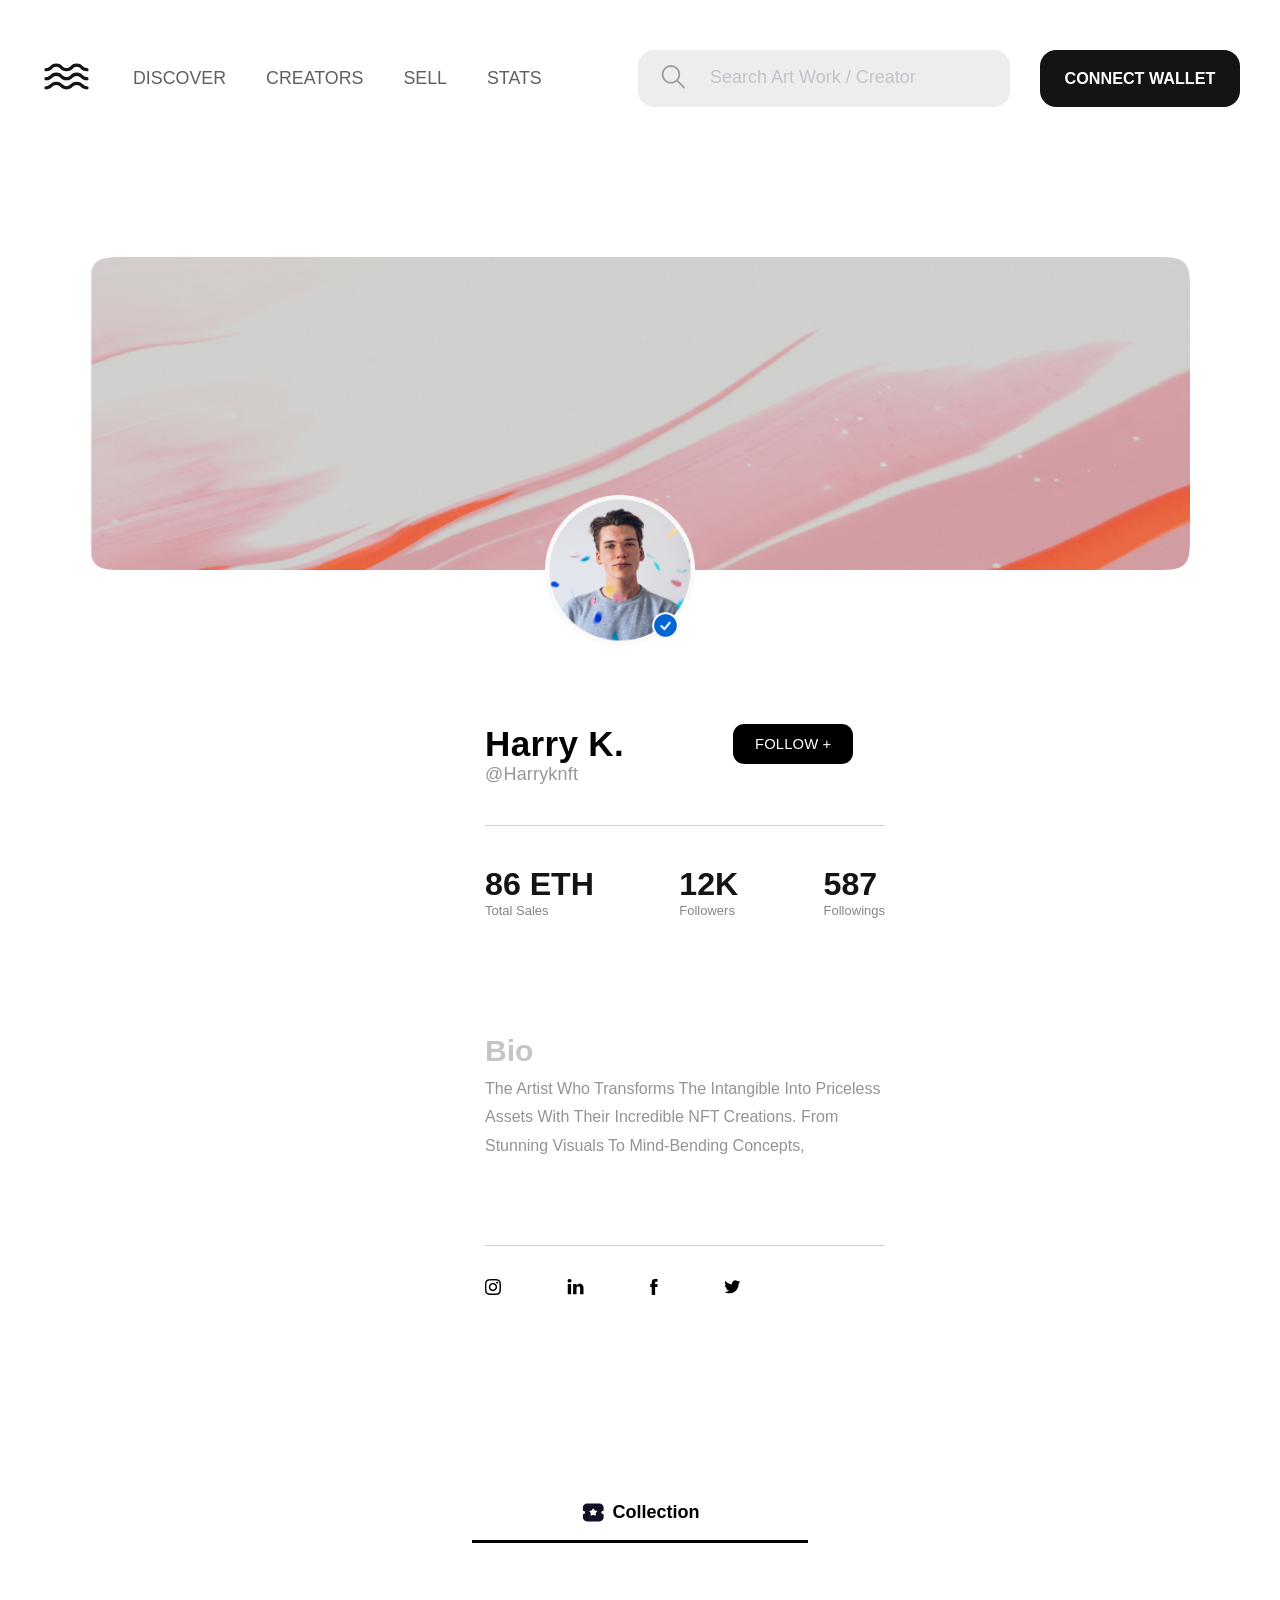
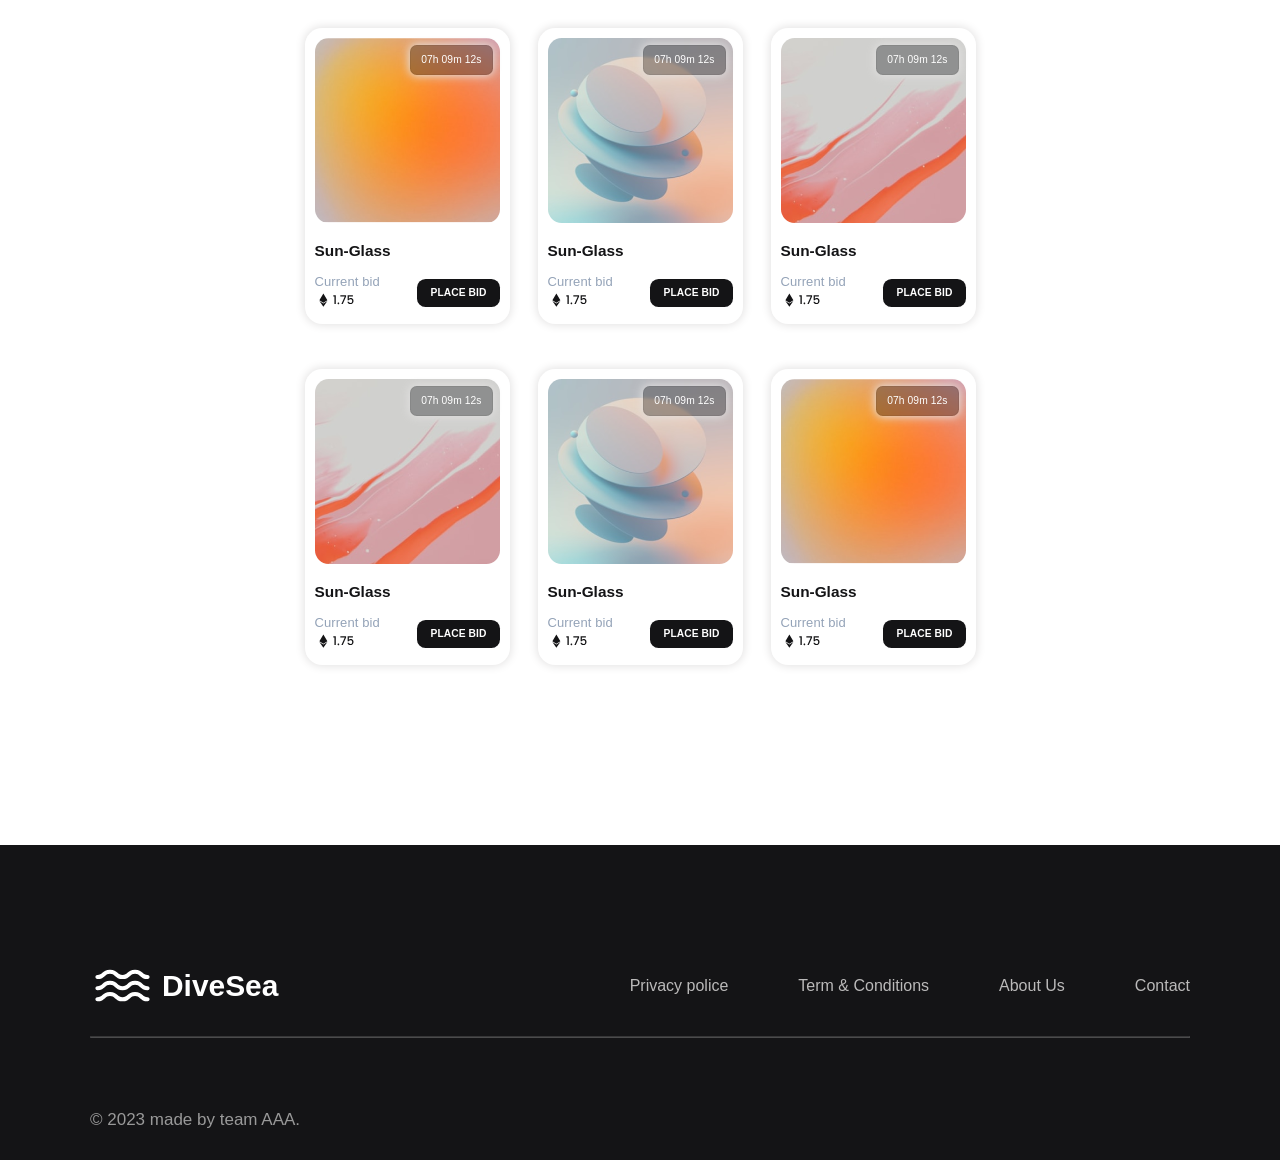
<file: html/collection.html>
<!DOCTYPE html>
<html lang="en">
<head>
    <meta charset="UTF-8">
    <meta http-equiv="X-UA-Compatible" content="IE=edge">
    <meta name="viewport" content="width=device-width, initial-scale=1.0">
    <title>DiveSea / collection</title>
    <link rel="stylesheet" href="https://cdnjs.cloudflare.com/ajax/libs/animate.css/4.1.1/animate.min.css"/>
    <link rel="stylesheet" href="../css/collection.css">
    <link rel="stylesheet" href="../css/global.css">
    
    <script src="../js/wow.min.js"></script>
    <script>
    new WOW().init();
    </script>
</head>
<body>
    <header>
        <div class="container">
            <nav class="nav" id="nav">
                <ul class="header__list">
                    <a href="../index.html"><img src="../images/Nav-Logo.svg" alt="" class="logo"></a>
                    <a href="./Discover.html"><li class="header__link">Discover</li></a>
                    <a href="./Creators.html"><li class="header__link">Creators</li></a>
                    <a href="./Sell.html"><li class="header__link">Sell</li></a>
                    <a href="./Stats.html"><li class="header__link">Stats</li></a>
                </ul>
                <div class="input-bx">
                    <form class="nav-form nav-input">
                        <a href="#"><img src="../images/search.svg" alt=""  class="img"></a>
                        <input type="text" placeholder="Search Art Work / Creator" class="input ch">
                    </form>
                    <a href="./Wallet.html" class="btn">Connect Wallet</a>
                </div>
                <img src="../images/burger-menu-svgrepo-com.svg" alt="" class="menu" id="menu">
                <div class="cover" id="cover"><img src="../images/back.svg" alt="back" class="back" id="back"></div>
            </nav>
        </div>
    </header>
    <main>
        <div class="container">
            <div class="header-content">
                <img src="../images/space.png" alt="space" class="space wow animate__animated animate__fadeInRight">
            </div>
            <div class="collection">
                <div class="person">
                    <img src="../images/chel.png" alt="chel" class="chel">
                    <div class="infos">
                        <h1 class="name">Harry K.</h1>
                        <button class="follow">Follow +</button>
                    </div>
                    <span class="email">@Harryknft</span>
                    <div class="line"></div>
                    <div data-wow-delay="0.2s" class="nums wow animate__animated animate__fadeInUpBig">
                        <div class="num">
                            <span class="number">86 ETH</span>
                            <p class="t">Total Sales</p>
                        </div>
                        <div class="num">
                            <span class="number">12K</span>
                            <p class="t">Followers</p>
                        </div>
                        <div class="num">
                            <span class="number">587</span>
                            <p class="t">Followings</p>
                        </div>
                    </div>
                    <h1 class="bios">Bio</h1>
                    <p data-wow-delay="0.3s" class="bio wow animate__animated animate__fadeInUp">the artist who transforms the intangible into priceless assets with their incredible NFT creations. From stunning visuals to mind-bending concepts,</p>
                    <div class="linee"></div>
                    <img data-wow-delay="0.3s" src="../images/Socials.png" alt="" class="socials wow animate__animated animate__fadeInUp">
                </div>
                <div class="persons">
                    <div class="lin">
                        <div class="coll">
                            <img src="../images/collections.svg" alt="">
                            <h1 class="col">Collection</h1>
                        </div>
                        <div class="liniya"></div>
                        <div class="options">
                            <div data-wow-delay="0.2s" class="option wow animate__animated animate__fadeInRight">
                                <div class="w">
                                    <img src="../images/col1.png" alt="" class="q">
                                    <span class="e">07h 09m 12s</span>
                                </div>
                                <h1 class="r">Sun-Glass</h1>
                                <div class="y">
                                    <div class="z">
                                        <p class="mini">Current bid</p>
                                        <img src="../images/1.75.svg" alt="">
                                    </div>
                                    <button class="bid">PLACE BID</button>
                                </div>
                            </div>
                            <div data-wow-delay="0.3s" class="option wow animate__animated animate__fadeInRight">
                                <div class="w">
                                    <img src="../images/col2.png" alt="" class="q">
                                    <span class="e">07h 09m 12s</span>
                                </div>
                                <h1 class="r">Sun-Glass</h1>
                                <div class="y">
                                    <div class="z">
                                        <p class="mini">Current bid</p>
                                        <img src="../images/1.75.svg" alt="">
                                    </div>
                                    <button class="bid">PLACE BID</button>
                                </div>
                            </div>
                            <div data-wow-delay="0.4s" class="option wow animate__animated animate__fadeInRight">
                                <div class="w">
                                    <img src="../images/col3.png" alt="" class="q">
                                    <span class="e">07h 09m 12s</span>
                                </div>
                                <h1 class="r">Sun-Glass</h1>
                                <div class="y">
                                    <div class="z">
                                        <p class="mini">Current bid</p>
                                        <img src="../images/1.75.svg" alt="">
                                    </div>
                                    <button class="bid">PLACE BID</button>
                                </div>
                            </div>
                            <div data-wow-delay="0.5s" class="option wow animate__animated animate__fadeInRight">
                                <div class="w">
                                    <img src="../images/col3.png" alt="" class="q">
                                    <span class="e">07h 09m 12s</span>
                                </div>
                                <h1 class="r">Sun-Glass</h1>
                                <div class="y">
                                    <div class="z">
                                        <p class="mini">Current bid</p>
                                        <img src="../images/1.75.svg" alt="">
                                    </div>
                                    <button class="bid">PLACE BID</button>
                                </div>
                            </div>
                            <div data-wow-delay="0.6s" class="option wow animate__animated animate__fadeInRight">
                                <div class="w">
                                    <img src="../images/col2.png" alt="" class="q">
                                    <span class="e">07h 09m 12s</span>
                                </div>
                                <h1 class="r">Sun-Glass</h1>
                                <div class="y">
                                    <div class="z">
                                        <p class="mini">Current bid</p>
                                        <img src="../images/1.75.svg" alt="">
                                    </div>
                                    <button class="bid">PLACE BID</button>
                                </div>
                            </div>
                            <div data-wow-delay="0.7s" class="option wow animate__animated animate__fadeInRight">
                                <div class="w">
                                    <img src="../images/col1.png" alt="" class="q">
                                    <span class="e">07h 09m 12s</span>
                                </div>
                                <h1 class="r">Sun-Glass</h1>
                                <div class="y">
                                    <div class="z">
                                        <p class="mini">Current bid</p>
                                        <img src="../images/1.75.svg" alt="">
                                    </div>
                                    <button class="bid">PLACE BID</button>
                                </div>
                            </div>
                        </div>
                    </div>
                </div>
            </div>
        </div>
    </main>
    <footer>
        <div class="container footer-content">
            <br><br><br><br><br><br>
            <div class="unit">
                <div id="logo">
                    <img src="../images/footer-logo.svg" alt="logo" class="siu">
                    <h3 class="pups">DiveSea</h3>
                </div>
                <div id="footer-menu">
                    <ul id="footer-links">
                        <li><a href="#footer-links">Privacy police</a></li>
                        <li><a href="#footer-links">Term & Conditions</a></li>
                        <li><a href="#footer-links">About Us</a></li>
                        <li><a href="#footer-links">Contact</a></li>
                    </ul>
                </div>
            </div>
            <br>
            <hr>
            <br><br><br><br>
            <div class="lower">
                <h3>© 2023 made by team AAA.</h3>
                <img src="../images/footer-icons.svg" alt="icons">
            </div>
        </div>
    </footer>

    <script src="../js/media.js"></script>
</body>
</html>
</file>
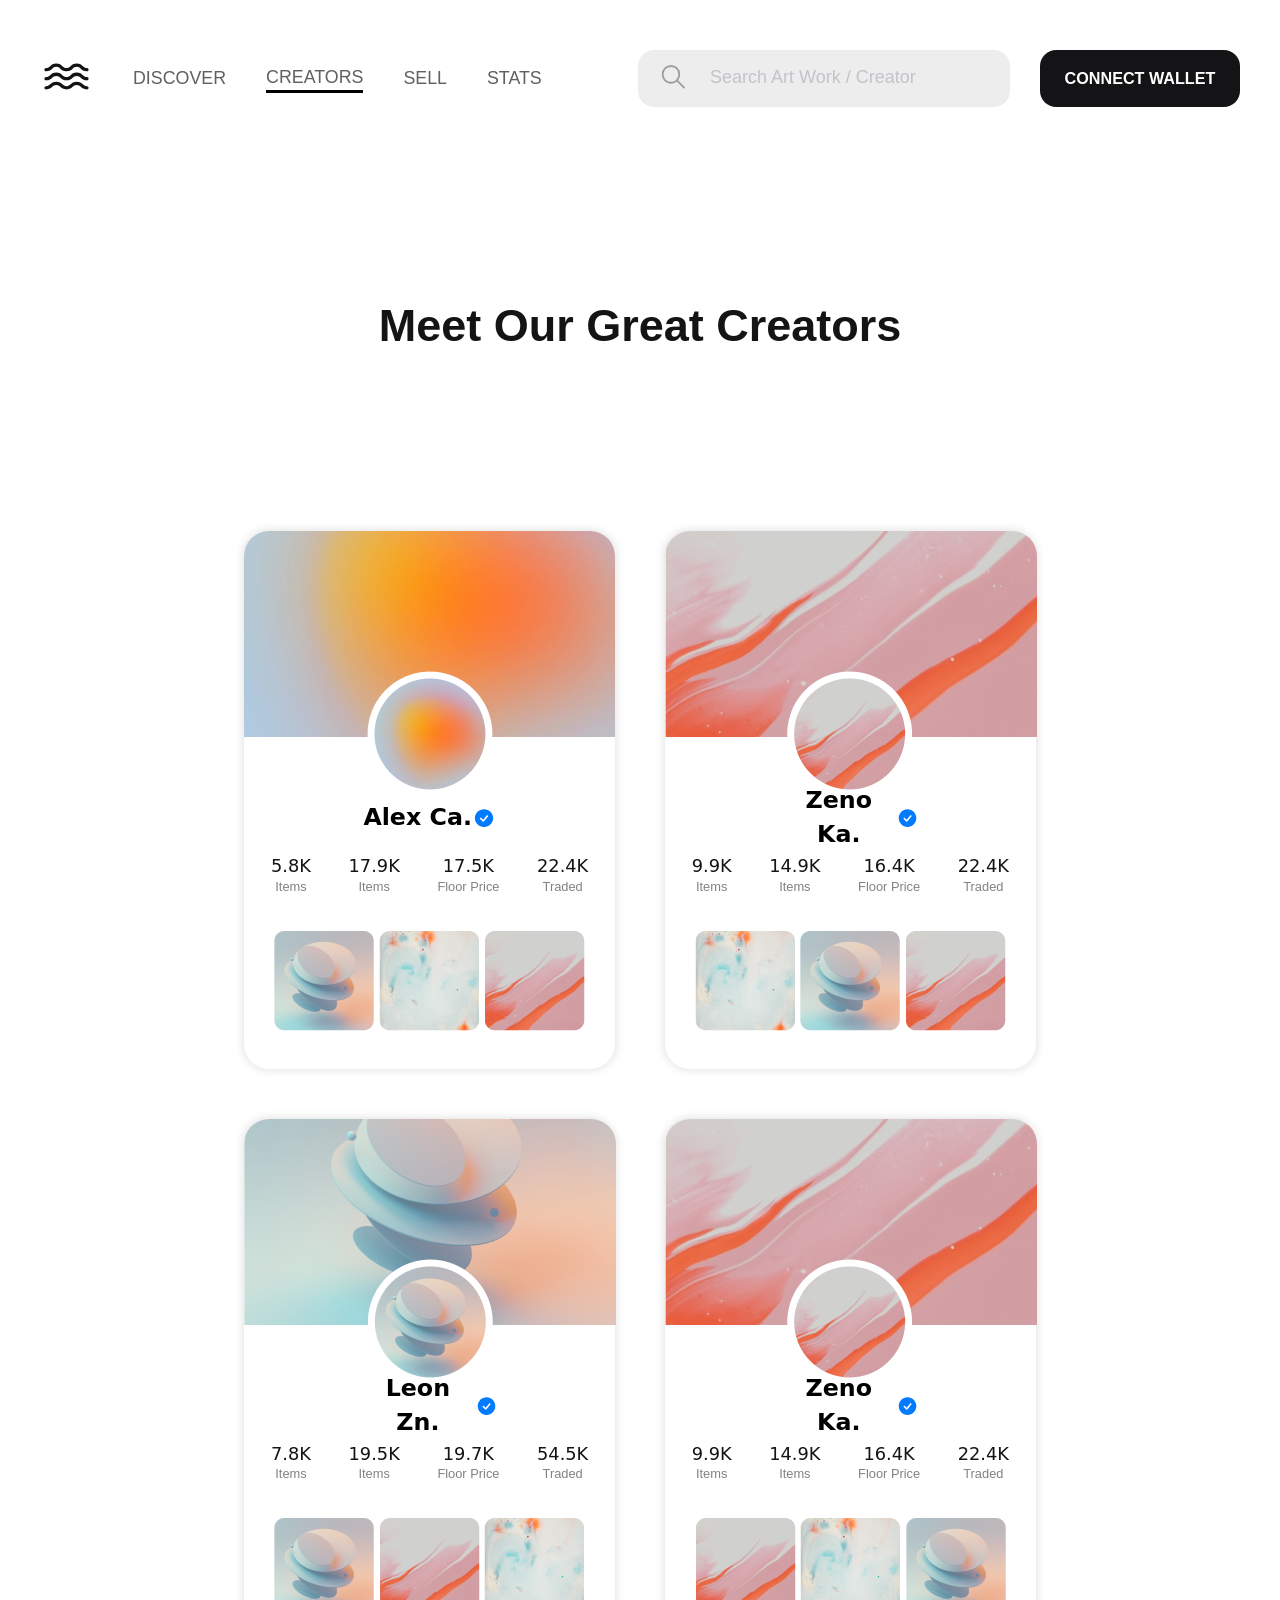
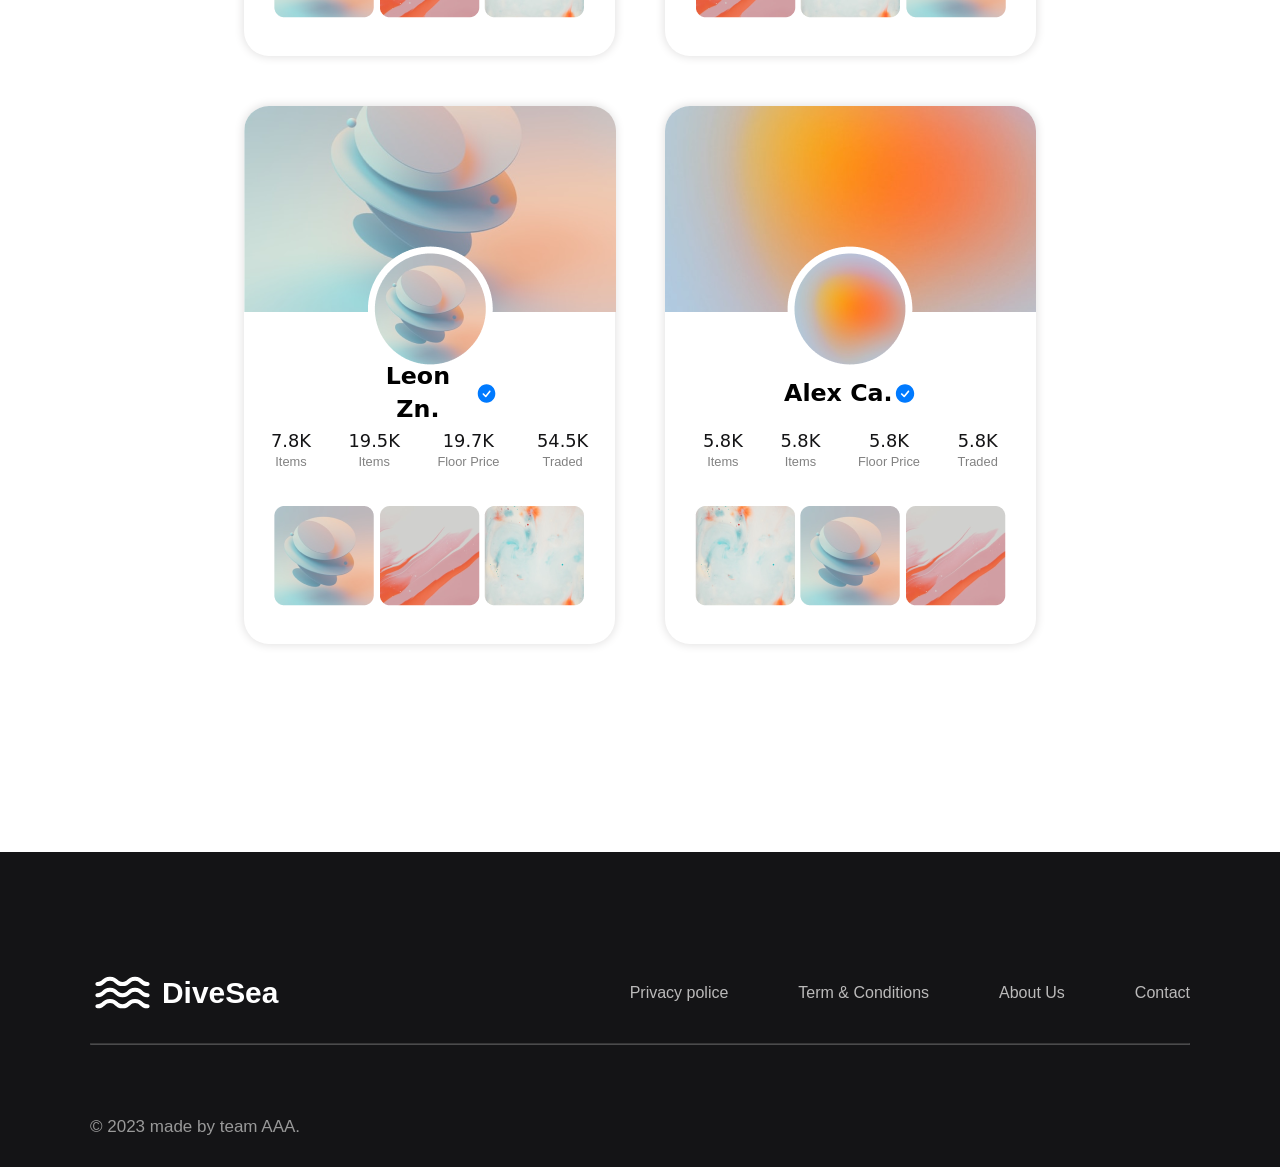
<file: html/Creators.html>
<!DOCTYPE html>
<html lang="en">

<head>
    <meta charset="UTF-8">
    <meta name="viewport" content="width=device-width, initial-scale=1.0">
    <link rel="stylesheet" href="https://cdnjs.cloudflare.com/ajax/libs/animate.css/4.1.1/animate.min.css" />
    <link rel="stylesheet" href="../css/Creators.css">
    <link rel="stylesheet" href="../css/global.css">
    <title>DiveSea / Creators</title>
    <script src="../js/wow.min.js"></script>
    <script>
        new WOW().init();
    </script>
</head>

<body>
    <section>
        <div class="mn">
            <nav class="nav">
                <ul class="header__list">
                    <a href="../index.html"><img src="../images/Nav-Logo.svg" alt="" class="logo"></a>
                    <a href="./Discover.html">
                        <li class="header__link">Discover</li>
                    </a>
                    <a href="#" class="active">
                        <li class="header__link">Creators</li>
                    </a>
                    <a href="./Sell.html">
                        <li class="header__link">Sell</li>
                    </a>
                    <a href="./Stats.html">
                        <li class="header__link">Stats</li>
                    </a>
                </ul>
                <div class="input-bx">
                    <form class="nav-form">
                        <a href="#"><img src="../images/search.svg" alt="" class="img"></a>
                        <input type="text" placeholder="Search Art Work / Creator" class="input ch">
                    </form>
                    <a href="./Wallet.html" class="btn">Connect Wallet</a>
                </div>
                <img src="../images/burger-menu-svgrepo-com.svg" alt="" class="menu" id="menu">
                <div class="cover" id="cover"><img src="../images/back.svg" alt="back" class="back" id="back"></div>
            </nav>
        </div>
        <br><br><br>
        <main>
            <h2>Meet Our Great Creators</h2>
            <div class="row">
                <div data-wow-delay="0.2s" class="card wow animate__animated animate__fadeInRight">
                    <img src="../images/Creators-card-img1.png" alt="img" id="big-img">
                    <img src="../images/Creators-card-circle-img1.png" id="circle-img" alt="img">
                    <div class="title">
                        <h4>Alex Ca.</h4>
                        <img src="../images/galochka.svg" alt="galochka">
                    </div>
                    <br>
                    <div class="prices">
                        <div class="items">
                            <h5>5.8K</h5>
                            <p>items</p>
                        </div>
                        <div class="items">
                            <h5>17.9K</h5>
                            <p>items</p>
                        </div>
                        <div class="items">
                            <h5>17.5K</h5>
                            <p>floor price</p>
                        </div>
                        <div class="items">
                            <h5>22.4K</h5>
                            <p>traded</p>
                        </div>
                    </div>
                    <br><br><br>
                    <div class="small-images">
                        <img src="../images/Creators-card-small-img3.png" alt="." class="xx">
                        <img src="../images/Creators-card-small-img1.png" alt="." class="xx">
                        <img src="../images/Creators-card-small-img2.png" alt="." class="xx">
                    </div>
                </div>
                <div data-wow-delay="0.3s" class="card wow animate__animated animate__fadeInRight">
                    <img src="../images/Creators-card-img2.png" alt="img" id="big-img">
                    <img src="../images/Creators-card-circle-img2.png" id="circle-img" alt="img">
                    <div class="title">
                        <h4>Zeno Ka.</h4>
                        <img src="../images/galochka.svg" alt="galochka">
                    </div>
                    <br>
                    <div class="prices">
                        <div class="items">
                            <h5>9.9K</h5>
                            <p>items</p>
                        </div>
                        <div class="items">
                            <h5>14.9K</h5>
                            <p>items</p>
                        </div>
                        <div class="items">
                            <h5>16.4K</h5>
                            <p>floor price</p>
                        </div>
                        <div class="items">
                            <h5>22.4K</h5>
                            <p>traded</p>
                        </div>
                    </div>
                    <br><br><br>
                    <div class="small-images">
                        <img src="../images/Creators-card-small-img1.png" alt="." class="xx">
                        <img src="../images/Creators-card-small-img3.png" alt="." class="xx">
                        <img src="../images/Creators-card-small-img2.png" alt="." class="xx">
                    </div>
                </div>
                <div data-wow-delay="0.4s" class="card wow animate__animated animate__fadeInRight">
                    <img src="../images/Creators-card-img3.png" alt="img" id="big-img">
                    <img src="../images/Creators-card-circle-img3.png" id="circle-img" alt="img">
                    <div class="title">
                        <h4>Leon Zn.</h4>
                        <img src="../images/galochka.svg" alt="galochka">
                    </div>
                    <br>
                    <div class="prices">
                        <div class="items">
                            <h5>7.8K</h5>
                            <p>items</p>
                        </div>
                        <div class="items">
                            <h5>19.5K</h5>
                            <p>items</p>
                        </div>
                        <div class="items">
                            <h5>19.7K</h5>
                            <p>floor price</p>
                        </div>
                        <div class="items">
                            <h5>54.5K</h5>
                            <p>traded</p>
                        </div>
                    </div>
                    <br><br><br>
                    <div class="small-images">
                        <img src="../images/Creators-card-small-img3.png" alt="." class="xx">
                        <img src="../images/Creators-card-small-img2.png" alt="." class="xx">
                        <img src="../images/Creators-card-small-img1.png" alt="." class="xx">
                    </div>
                </div>
                <div data-wow-delay="0.2s" class="card wow animate__animated animate__fadeInRight">
                    <img src="../images/Creators-card-img2.png" alt="img" id="big-img">
                    <img src="../images/Creators-card-circle-img2.png" id="circle-img" alt="img">
                    <div class="title">
                        <h4>Zeno Ka.</h4>
                        <img src="../images/galochka.svg" alt="galochka">
                    </div>
                    <br>
                    <div class="prices">
                        <div class="items">
                            <h5>9.9K</h5>
                            <p>items</p>
                        </div>
                        <div class="items">
                            <h5>14.9K</h5>
                            <p>items</p>
                        </div>
                        <div class="items">
                            <h5>16.4K</h5>
                            <p>floor price</p>
                        </div>
                        <div class="items">
                            <h5>22.4K</h5>
                            <p>traded</p>
                        </div>
                    </div>
                    <br><br><br>
                    <div class="small-images">
                        <img src="../images/Creators-card-small-img2.png" alt="." class="xx">
                        <img src="../images/Creators-card-small-img1.png" alt="." class="xx">
                        <img src="../images/Creators-card-small-img3.png" alt="." class="xx">
                    </div>
                </div>
                <div data-wow-delay="0.3s" class="card wow animate__animated animate__fadeInRight">
                    <img src="../images/Creators-card-img3.png" alt="img" id="big-img">
                    <img src="../images/Creators-card-circle-img3.png" id="circle-img" alt="img">
                    <div class="title">
                        <h4>Leon Zn.</h4>
                        <img src="../images/galochka.svg" alt="galochka">
                    </div>
                    <br>
                    <div class="prices">
                        <div class="items">
                            <h5>7.8K</h5>
                            <p>items</p>
                        </div>
                        <div class="items">
                            <h5>19.5K</h5>
                            <p>items</p>
                        </div>
                        <div class="items">
                            <h5>19.7K</h5>
                            <p>floor price</p>
                        </div>
                        <div class="items">
                            <h5>54.5K</h5>
                            <p>traded</p>
                        </div>
                    </div>
                    <br><br><br>
                    <div class="small-images">
                        <img src="../images/Creators-card-small-img3.png" alt="." class="xx">
                        <img src="../images/Creators-card-small-img2.png" alt="." class="xx">
                        <img src="../images/Creators-card-small-img1.png" alt="." class="xx">
                    </div>
                </div>
                <div data-wow-delay="0.4s" class="card wow animate__animated animate__fadeInRight">
                    <img src="../images/Creators-card-img1.png" alt="img" id="big-img">
                    <img src="../images/Creators-card-circle-img1.png" id="circle-img" alt="img">
                    <div class="title">
                        <h4>Alex Ca.</h4>
                        <img src="../images/galochka.svg" alt="galochka">
                    </div>
                    <br>
                    <div class="prices">
                        <div class="items">
                            <h5>5.8K</h5>
                            <p>items</p>
                        </div>
                        <div class="items">
                            <h5>5.8K</h5>
                            <p>items</p>
                        </div>
                        <div class="items">
                            <h5>5.8K</h5>
                            <p>floor price</p>
                        </div>
                        <div class="items">
                            <h5>5.8K</h5>
                            <p>traded</p>
                        </div>
                    </div>
                    <br><br><br>
                    <div class="small-images">
                        <img src="../images/Creators-card-small-img1.png" alt="." class="xx">
                        <img src="../images/Creators-card-small-img3.png" alt="." class="xx">
                        <img src="../images/Creators-card-small-img2.png" alt="." class="xx">
                    </div>
                </div>
            </div>
            <br><br><br>
        </main>
        <br><br><br>
    </section>
    <footer>
        <div class="container footer-content">
            <br><br><br><br><br><br>
            <div class="unit">
                <div id="logo">
                    <img src="../images/footer-logo.svg" alt="logo" class="siu">
                    <h3 class="pups">DiveSea</h3>
                </div>
                <div id="footer-menu">
                    <ul id="footer-links">
                        <li><a href="#footer-links">Privacy police</a></li>
                        <li><a href="#footer-links">Term & Conditions</a></li>
                        <li><a href="#footer-links">About Us</a></li>
                        <li><a href="#footer-links">Contact</a></li>
                    </ul>
                </div>
            </div>
            <br>
            <hr>
            <br><br><br><br>
            <div class="lower">
                <h3>© 2023 made by team AAA.</h3>
                <img src="../images/footer-icons.svg" alt="icons">
            </div>
        </div>
    </footer>

    <script src="../js/media.js"></script>

</body>

</html>
</file>
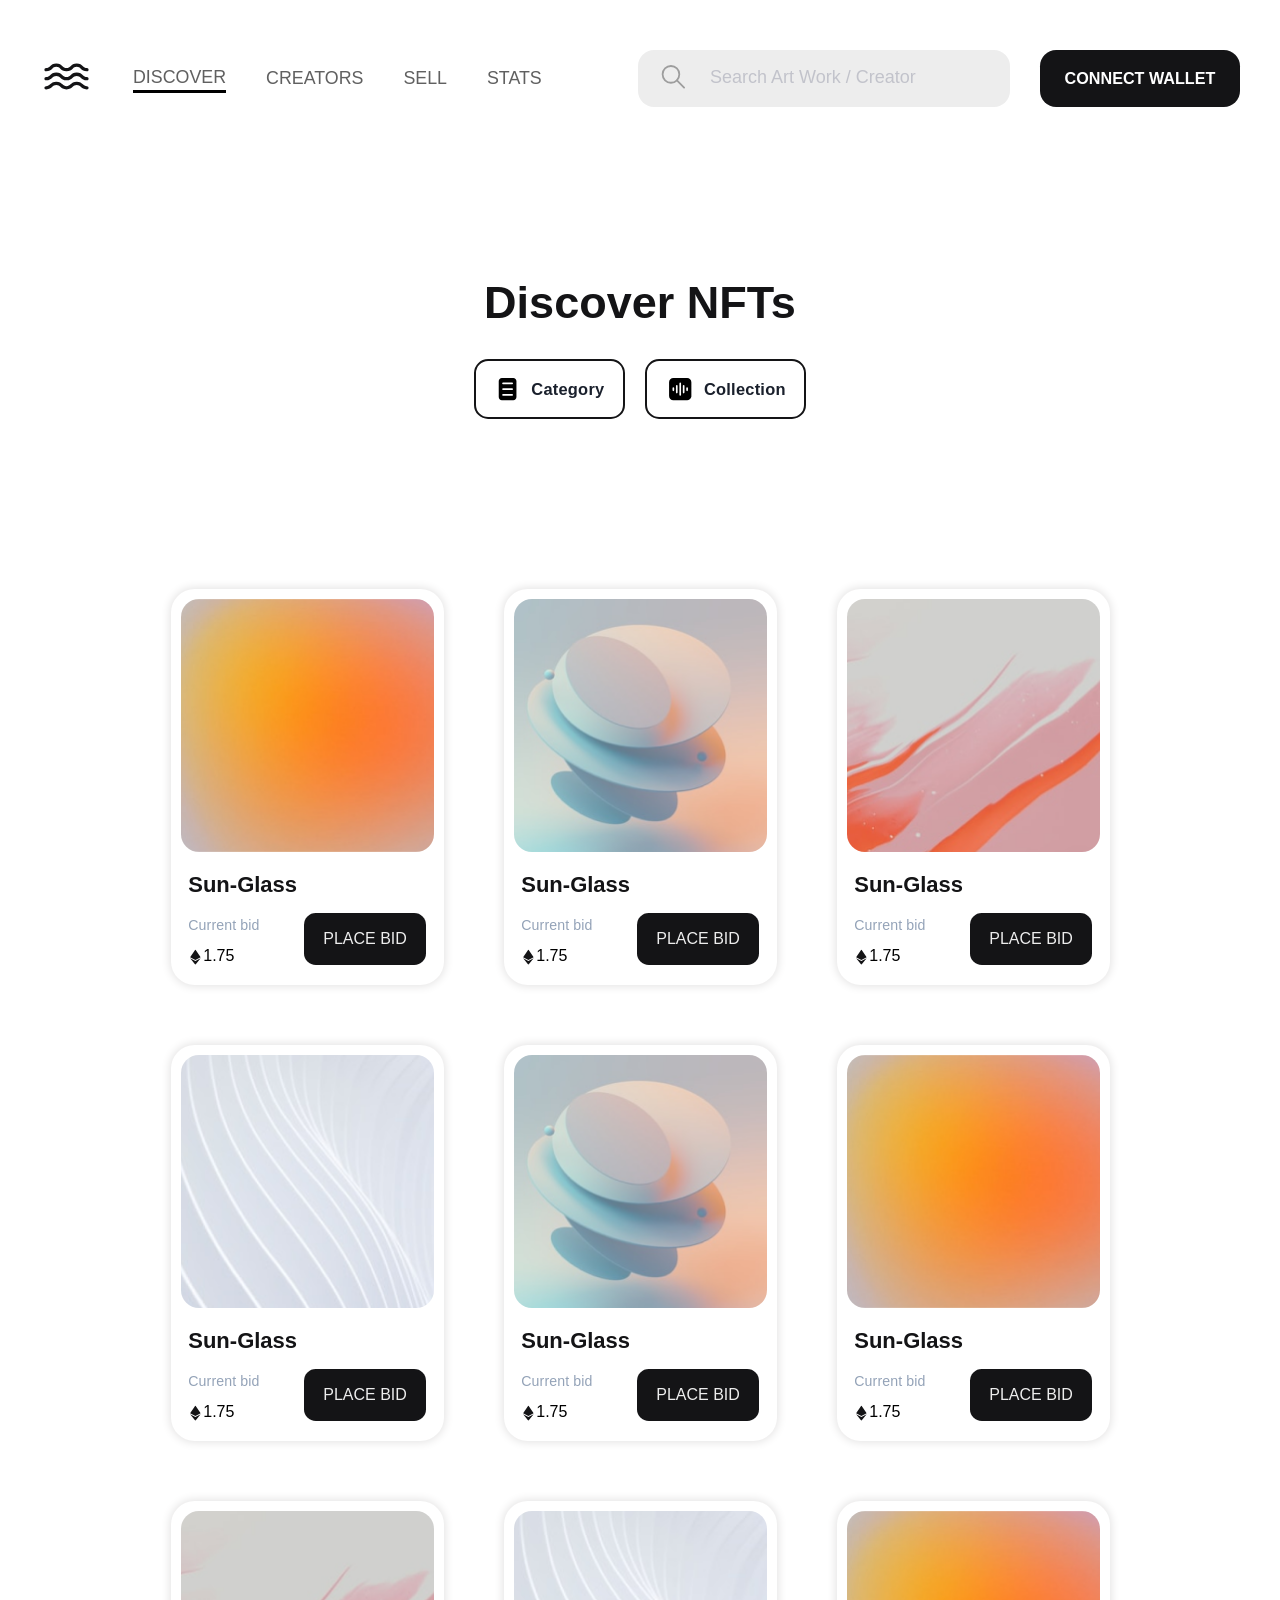
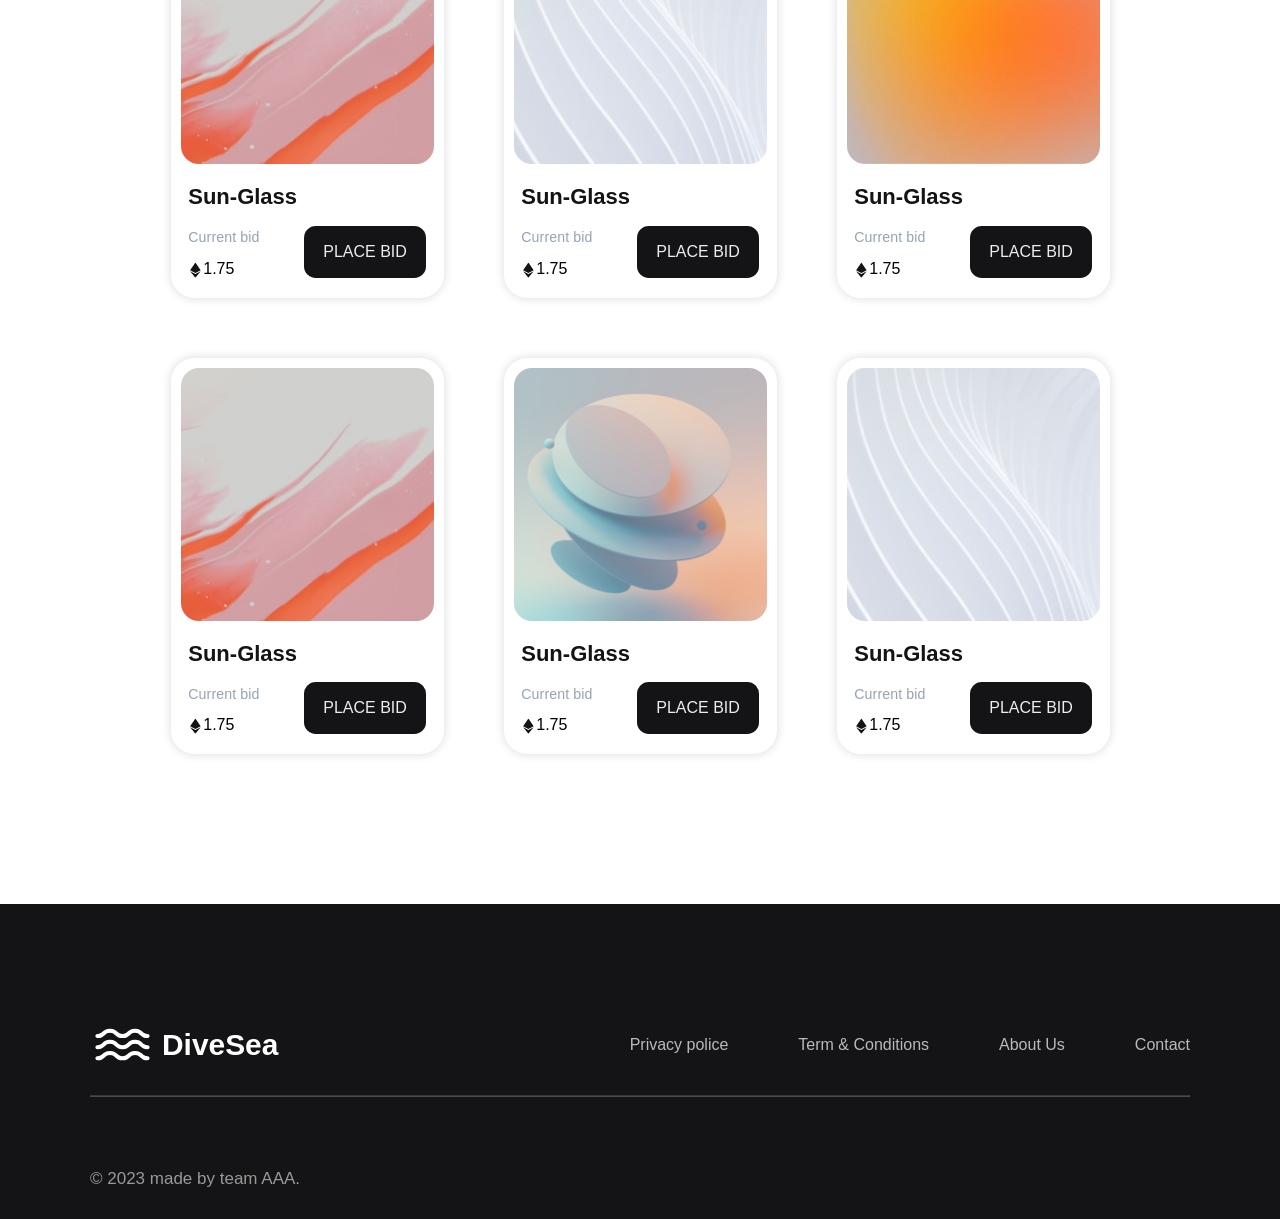
<file: html/discover.html>
<!DOCTYPE html>
<html lang="en">

<head>
    <meta charset="UTF-8">
    <meta name="viewport" content="width=device-width, initial-scale=1.0">
    <link rel="stylesheet" href="https://cdnjs.cloudflare.com/ajax/libs/animate.css/4.1.1/animate.min.css" />
    <link rel="stylesheet" href="../css/discover.css">
    <link rel="stylesheet" href="../css/global.css">
    <title>DiveSea / Discover</title>

    <script src="../js/wow.min.js"></script>
    <script>
        new WOW().init();
    </script>
</head>

<body>
    <section>
        <div class="mn">
            <nav class="nav">
                <ul class="header__list">
                    <a href="../index.html"><img src="../images/Nav-Logo.svg" alt="" class="logo"></a>
                    <a href="#"><li class="header__link active">Discover</li></a>
                    <a href="./Creators.html"><li class="header__link">Creators</li></a>
                    <a href="./Sell.html"><li class="header__link">Sell</li></a>
                    <a href="./Stats.html"><li class="header__link">Stats</li></a>
                </ul>
                <div class="input-bx">
                    <form class="nav-form">
                        <a href="#"><img src="../images/search.svg" alt="" class="img"></a>
                        <input type="text" placeholder="Search Art Work / Creator" class="input ch">
                    </form>
                    <a href="./Wallet.html" class="btn">Connect Wallet</a>
                </div>
                <img src="../images/burger-menu-svgrepo-com.svg" alt="" class="menu" id="menu">
                <div class="cover" id="cover"><img src="../images/back.svg" alt="back" class="back" id="back"></div>
            </nav>
        </div>
        <header>
            <h2>Discover NFTs</h2>
            <div class="filter">
                <a href="./whyara.html"><img src="../images/Category.svg" alt=".">Category</a>
                <a href="./collection.html"><img src="../images/Collection.svg" alt=".">Collection</a>
            </div>
        </header>
        <main>
            <div class="row">
                <div id="card" data-wow-delay="0.2s" class="card wow animate__animated animate__fadeInRight">
                    <img src="../images/image1.png" alt="image">
                    <br>
                    <div class="discription">
                        <h3>Sun-Glass</h3>
                        <h4>Current bid</h4>
                        <div id="card-price">
                            <img src="../images/ethereum.svg" alt="btc" style="width: 15px; height: 16px;">
                            <p>1.75</p>
                            <a href="#">PLACE BID</a>
                        </div>
                    </div>
                </div>
                <div id="card" data-wow-delay="0.3s" class="card wow animate__animated animate__fadeInRight">
                    <img src="../images/image2.png" alt="image">
                    <br>
                    <div class="discription">
                        <h3>Sun-Glass</h3>
                        <h4>Current bid</h4>
                        <div id="card-price">
                            <img src="../images/ethereum.svg" alt="btc" style="width: 15px; height: 16px;">
                            <p>1.75</p>
                            <a href="#">PLACE BID</a>
                        </div>
                    </div>
                </div>
                <div id="card" data-wow-delay="0.4s" class="card wow animate__animated animate__fadeInRight">
                    <img src="../images/image3.png" alt="image">
                    <br>
                    <div class="discription">
                        <h3>Sun-Glass</h3>
                        <h4>Current bid</h4>
                        <div id="card-price">
                            <img src="../images/ethereum.svg" alt="btc" style="width: 15px; height: 16px;">
                            <p>1.75</p>
                            <a href="#">PLACE BID</a>
                        </div>
                    </div>
                </div>
                <div id="card" data-wow-delay="0.5s" class="card wow animate__animated animate__fadeInRight">
                    <img src="../images/image4.png" alt="image">
                    <br>
                    <div class="discription">
                        <h3>Sun-Glass</h3>
                        <h4>Current bid</h4>
                        <div id="card-price">
                            <img src="../images/ethereum.svg" alt="btc" style="width: 15px; height: 16px;">
                            <p>1.75</p>
                            <a href="#">PLACE BID</a>
                        </div>
                    </div>
                </div>
                <div id="card" data-wow-delay="0.2s" class="card wow animate__animated animate__fadeInRight">
                    <img src="../images/image2.png" alt="image">
                    <br>
                    <div class="discription">
                        <h3>Sun-Glass</h3>
                        <h4>Current bid</h4>
                        <div id="card-price">
                            <img src="../images/ethereum.svg" alt="btc" style="width: 15px; height: 16px;">
                            <p>1.75</p>
                            <a href="#">PLACE BID</a>
                        </div>
                    </div>
                </div>
                <div id="card" data-wow-delay="0.3s" class="card wow animate__animated animate__fadeInRight">
                    <img src="../images/image1.png" alt="image">
                    <br>
                    <div class="discription">
                        <h3>Sun-Glass</h3>
                        <h4>Current bid</h4>
                        <div id="card-price">
                            <img src="../images/ethereum.svg" alt="btc" style="width: 15px; height: 16px;">
                            <p>1.75</p>
                            <a href="#">PLACE BID</a>
                        </div>
                    </div>
                </div>
                <div id="card" data-wow-delay="0.4s" class="card wow animate__animated animate__fadeInRight">
                    <img src="../images/image3.png" alt="image">
                    <br>
                    <div class="discription">
                        <h3>Sun-Glass</h3>
                        <h4>Current bid</h4>
                        <div id="card-price">
                            <img src="../images/ethereum.svg" alt="btc" style="width: 15px; height: 16px;">
                            <p>1.75</p>
                            <a href="#">PLACE BID</a>
                        </div>
                    </div>
                </div>
                <div id="card" data-wow-delay="0.5s" class="card wow animate__animated animate__fadeInRight">
                    <img src="../images/image4.png" alt="image">
                    <br>
                    <div class="discription">
                        <h3>Sun-Glass</h3>
                        <h4>Current bid</h4>
                        <div id="card-price">
                            <img src="../images/ethereum.svg" alt="btc" style="width: 15px; height: 16px;">
                            <p>1.75</p>
                            <a href="#">PLACE BID</a>
                        </div>
                    </div>
                </div>
                <div id="card" data-wow-delay="0.2s" class="card wow animate__animated animate__fadeInRight">
                    <img src="../images/image1.png" alt="image">
                    <br>
                    <div class="discription">
                        <h3>Sun-Glass</h3>
                        <h4>Current bid</h4>
                        <div id="card-price">
                            <img src="../images/ethereum.svg" alt="btc" style="width: 15px; height: 16px;">
                            <p>1.75</p>
                            <a href="#">PLACE BID</a>
                        </div>
                    </div>
                </div>
                <div id="card" data-wow-delay="0.3s" class="card wow animate__animated animate__fadeInRight">
                    <img src="../images/image3.png" alt="image">
                    <br>
                    <div class="discription">
                        <h3>Sun-Glass</h3>
                        <h4>Current bid</h4>
                        <div id="card-price">
                            <img src="../images/ethereum.svg" alt="btc" style="width: 15px; height: 16px;">
                            <p>1.75</p>
                            <a href="#">PLACE BID</a>
                        </div>
                    </div>
                </div>
                <div id="card" data-wow-delay="0.4s" class="card wow animate__animated animate__fadeInRight">
                    <img src="../images/image2.png" alt="image">
                    <br>
                    <div class="discription">
                        <h3>Sun-Glass</h3>
                        <h4>Current bid</h4>
                        <div id="card-price">
                            <img src="../images/ethereum.svg" alt="btc" style="width: 15px; height: 16px;">
                            <p>1.75</p>
                            <a href="#">PLACE BID</a>
                        </div>
                    </div>
                </div>
                <div id="card" data-wow-delay="0.5s" class="card wow animate__animated animate__fadeInRight">
                    <img src="../images/image4.png" alt="image">
                    <br>
                    <div class="discription">
                        <h3>Sun-Glass</h3>
                        <h4>Current bid</h4>
                        <div id="card-price">
                            <img src="../images/ethereum.svg" alt="btc" style="width: 15px; height: 16px;">
                            <p>1.75</p>
                            <a href="#">PLACE BID</a>
                        </div>
                    </div>
                </div>
            </div> 
        </main>
    </section>

    <footer>
        <br><br><br><br><br><br>
        <div class="unit">
            <div id="logo">
                <img src="../images/footer-logo.svg" alt="logo" class="siu">
                <h3 class="pups">DiveSea</h3>
            </div>
            <div id="footer-menu">
                <ul id="footer-links">
                    <li><a href="#footer-links">Privacy police</a></li>
                    <li><a href="#footer-links">Term & Conditions</a></li>
                    <li><a href="#footer-links">About Us</a></li>
                    <li><a href="#footer-links">Contact</a></li>
                </ul>
            </div>
        </div>
        <br>
        <hr>
        <br><br><br><br>
        <div class="lower">
            <h3>© 2023 made by team AAA.</h3>
            <img src="../images/footer-icons.svg" alt="icons">
        </div>
    </footer>

    <script src="../js/media.js"></script>

</body>

</html>
</file>
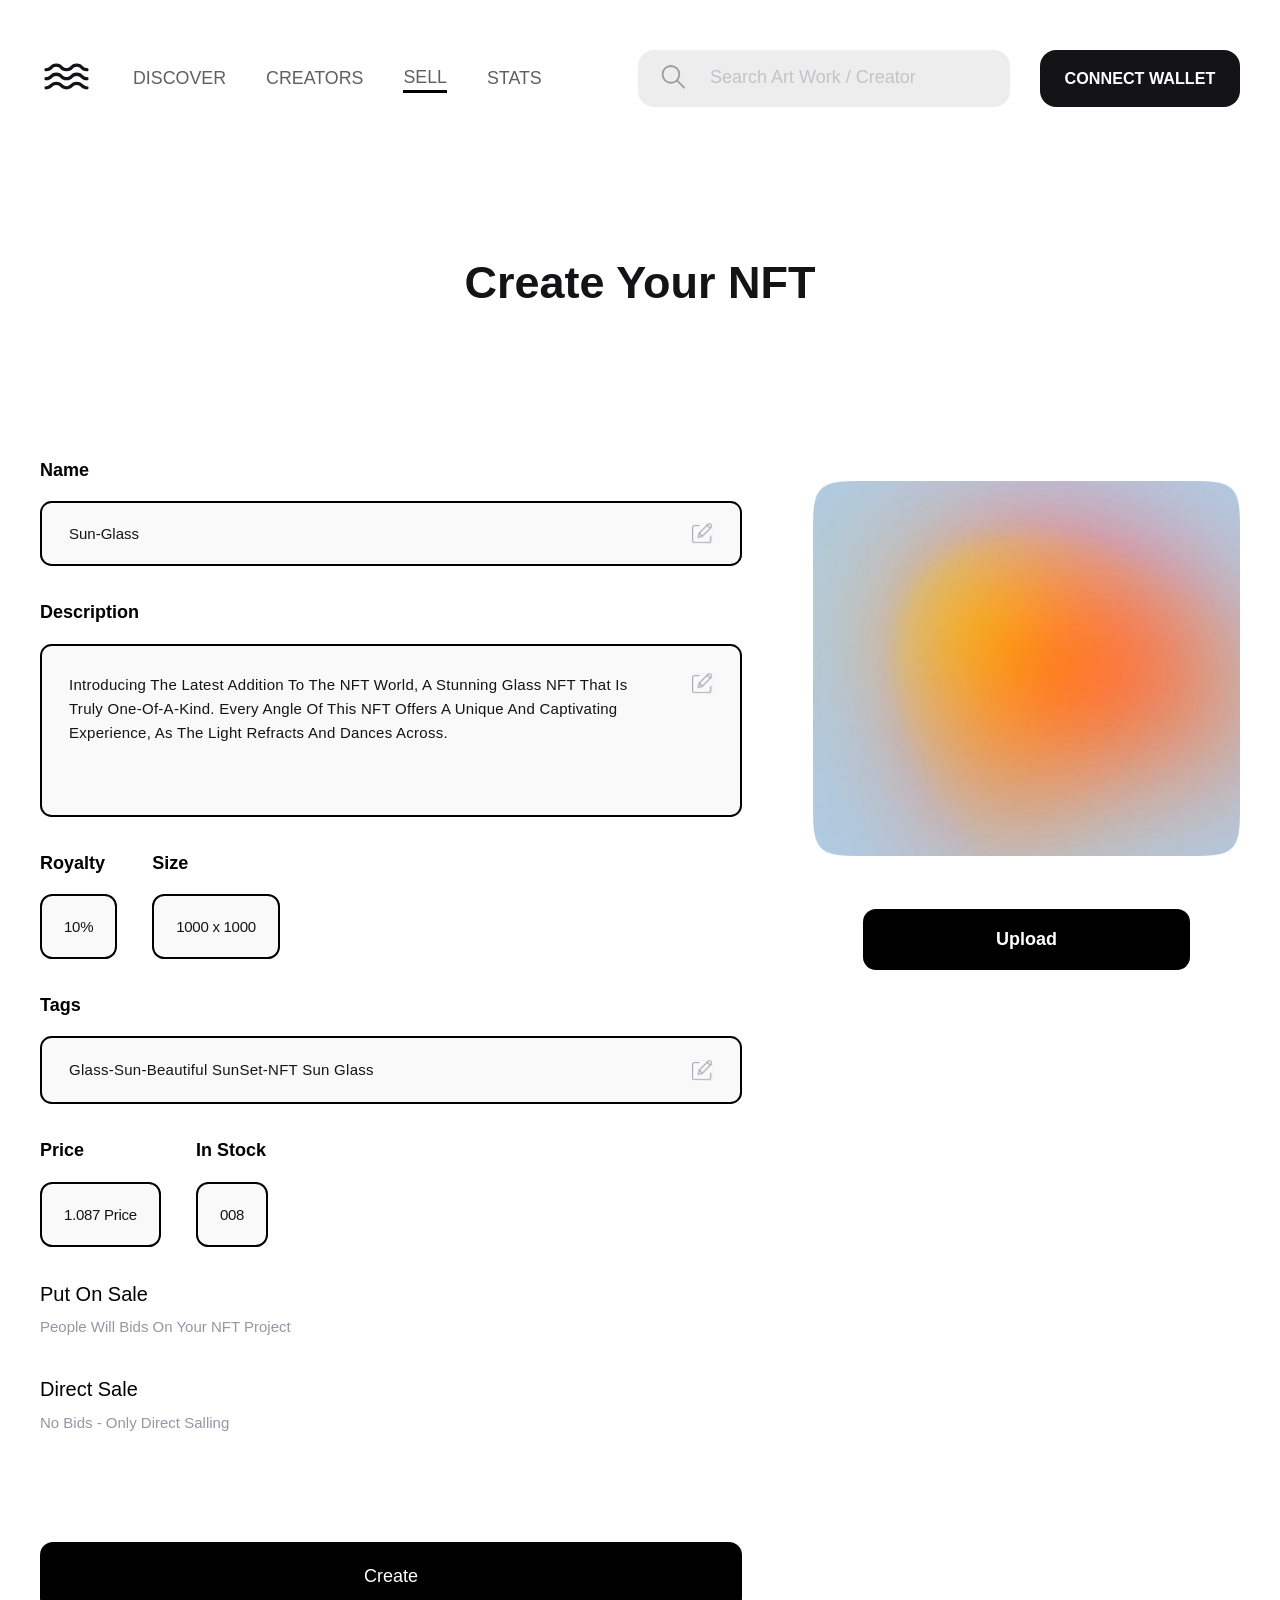
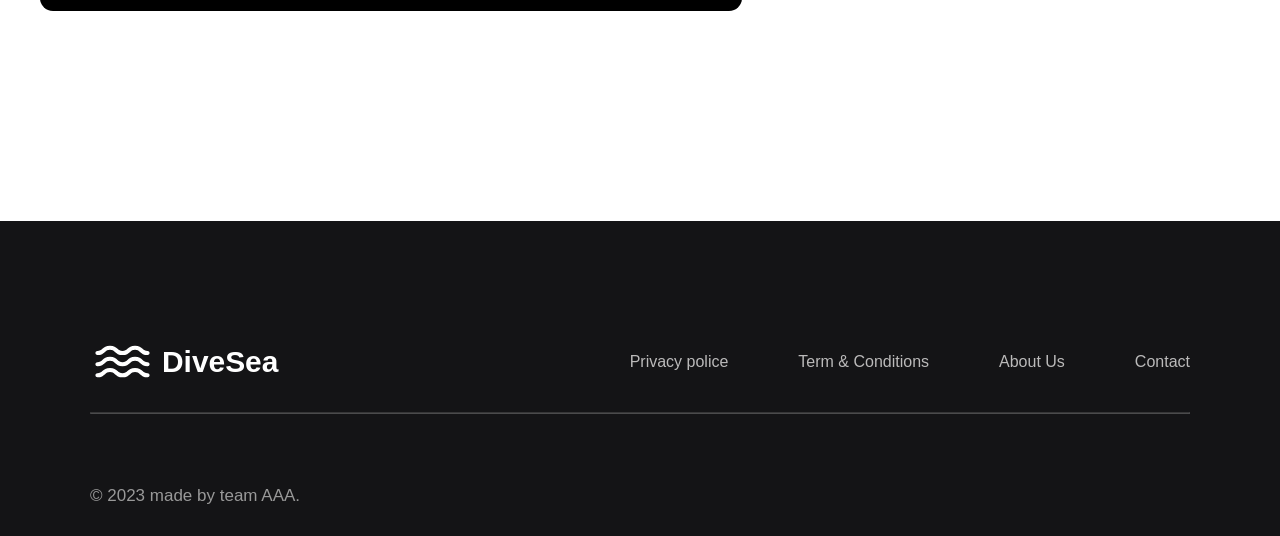
<file: html/Sell.html>
<!DOCTYPE html>
<html lang="en">
<head>
    <meta charset="UTF-8">
    <meta http-equiv="X-UA-Compatible" content="IE=edge">
    <meta name="viewport" content="width=device-width, initial-scale=1.0">
    <title>DiveSea / Sell</title>
    <link rel="stylesheet" href="https://cdnjs.cloudflare.com/ajax/libs/animate.css/4.1.1/animate.min.css"/>
    <link rel="stylesheet" href="../css/Sell.css">
    <link rel="stylesheet" href="../css/global.css">
    
    <script src="../js/wow.min.js"></script>
    <script>
    new WOW().init();
    </script>
</head>
<body>
    <header>
        <div class="container header-content">
            <nav class="nav" id="nav">
                <ul class="header__list">
                    <a href="../index.html"><img src="../images/Nav-Logo.svg" alt="" class="logo"></a>
                    <a href="./Discover.html"><li class="header__link">Discover</li></a>
                    <a href="./Creators.html"><li class="header__link">Creators</li></a>
                    <a href="#"><li class="header__link active">Sell</li></a>
                    <a href="./Stats.html"><li class="header__link">Stats</li></a>
                </ul>
                <div class="input-bx">
                    <form class="nav-form">
                        <a href="#"><img src="../images/search.svg" alt=""  class="img"></a>
                        <input type="text" placeholder="Search Art Work / Creator" class="input ch">
                    </form>
                    <a href="./Wallet.html" class="btn">Connect Wallet</a>
                </div>
                <img src="../images/burger-menu-svgrepo-com.svg" alt="" class="menu" id="menu">
                <div class="cover" id="cover"><img src="../images/back.svg" alt="back" class="back" id="back"></div>
            </nav>
        </div>
    </header>
    <main>
        <div class="container main-content">
            <h1 class="first">Create Your NFT</h1>
            <div class="smth">
                <h1 class="q">Name</h1>
                <div class="main__one">
                    <div class="one__left">
                        <div data-wow-duration="0.3s" class="w wow animate__animated animate__fadeInUp">
                            <h1 class="r">Sun-Glass</h1>
                            <img src="../images/pen.svg" alt="" class="e">
                        </div>
                        <h1 class="q">Description</h1>
                        <div data-wow-duration="0.5s" class="t wow animate__animated animate__fadeInUp">
                            <p class="y">
                                Introducing the latest addition to the NFT world, a stunning glass NFT that is truly one-of-a-kind. Every angle of this NFT offers a unique and captivating experience, as the light refracts and dances across. 
                            </p>
                            <img src="../images/pen.svg" alt="" class="qw">
                        </div>
                        <div data-wow-duration="0.7s" class="s wow animate__animated animate__fadeInUp">
                            <div class="er">
                                <h1 class="tit">Royalty</h1>
                                <p class="pro">10%</p>
                            </div>
                            <div class="er">
                                <h1 class="tit">Size</h1>
                                <p class="pro">1000 x 1000</p>
                            </div>
                        </div>
                        <h1 class="q">Tags</h1>
                        <div data-wow-duration="0.9s" class="w wow animate__animated animate__fadeInUp">
                            <p class="y">
                                Glass-Sun-Beautiful SunSet-NFT Sun Glass
                            </p>
                            <img src="../images/pen.svg" alt="" class="qw">
                        </div>
                        <div data-wow-duration="1s" class="s wow animate__animated animate__fadeInUp">
                            <div class="er">
                                <h1 class="tit">Price</h1>
                                <p class="pro">1.087 Price</p>
                            </div>
                            <div class="er">
                                <h1 class="tit">In Stock</h1>
                                <p class="pro">008</p>
                            </div>
                        </div>
                        <div class="turn-boxx">
                            <div class="words">
                                <h1 class="sale">Put On Sale</h1>
                                <p class="in">
                                    People Will Bids On Your NFT Project
                                </p>
                            </div>
                        </div>
                        <div class="turn-box">
                            <div class="wordss">
                                <h1 class="sale">Direct Sale</h1>
                                <p class="in">
                                    No Bids - Only Direct Salling
                                </p>
                            </div>
                        </div>
                        <div class="cd">
                            <button class="po">Create</button>
                        </div>
                    </div>
                    <div class="one__right wow animate__animated animate__fadeInRight">
                        <img src="../images/blured.png" alt="" class="blured">
                        <button class="last">Upload</button>
                    </div>
                </div>
            </div>
        </div>
    </main>
    <footer>
        <div class="container footer-content">
            <br><br><br><br><br><br>
            <div class="unit">
                <div id="logo">
                    <img src="../images/footer-logo.svg" alt="logo" class="siu">
                    <h3 class="pups">DiveSea</h3>
                </div>
                <div id="footer-menu">
                    <ul id="footer-links">
                        <li><a href="#footer-links">Privacy police</a></li>
                        <li><a href="#footer-links">Term & Conditions</a></li>
                        <li><a href="#footer-links">About Us</a></li>
                        <li><a href="#footer-links">Contact</a></li>
                    </ul>
                </div>
            </div>
            <br>
            <hr>
            <br><br><br><br>
            <div class="lower">
                <h3>© 2023 made by team AAA.</h3>
                <img src="../images/footer-icons.svg" alt="icons">
            </div>
        </div>
    </footer>

    <script src="../js/media.js"></script>

</body>
</html>
</file>
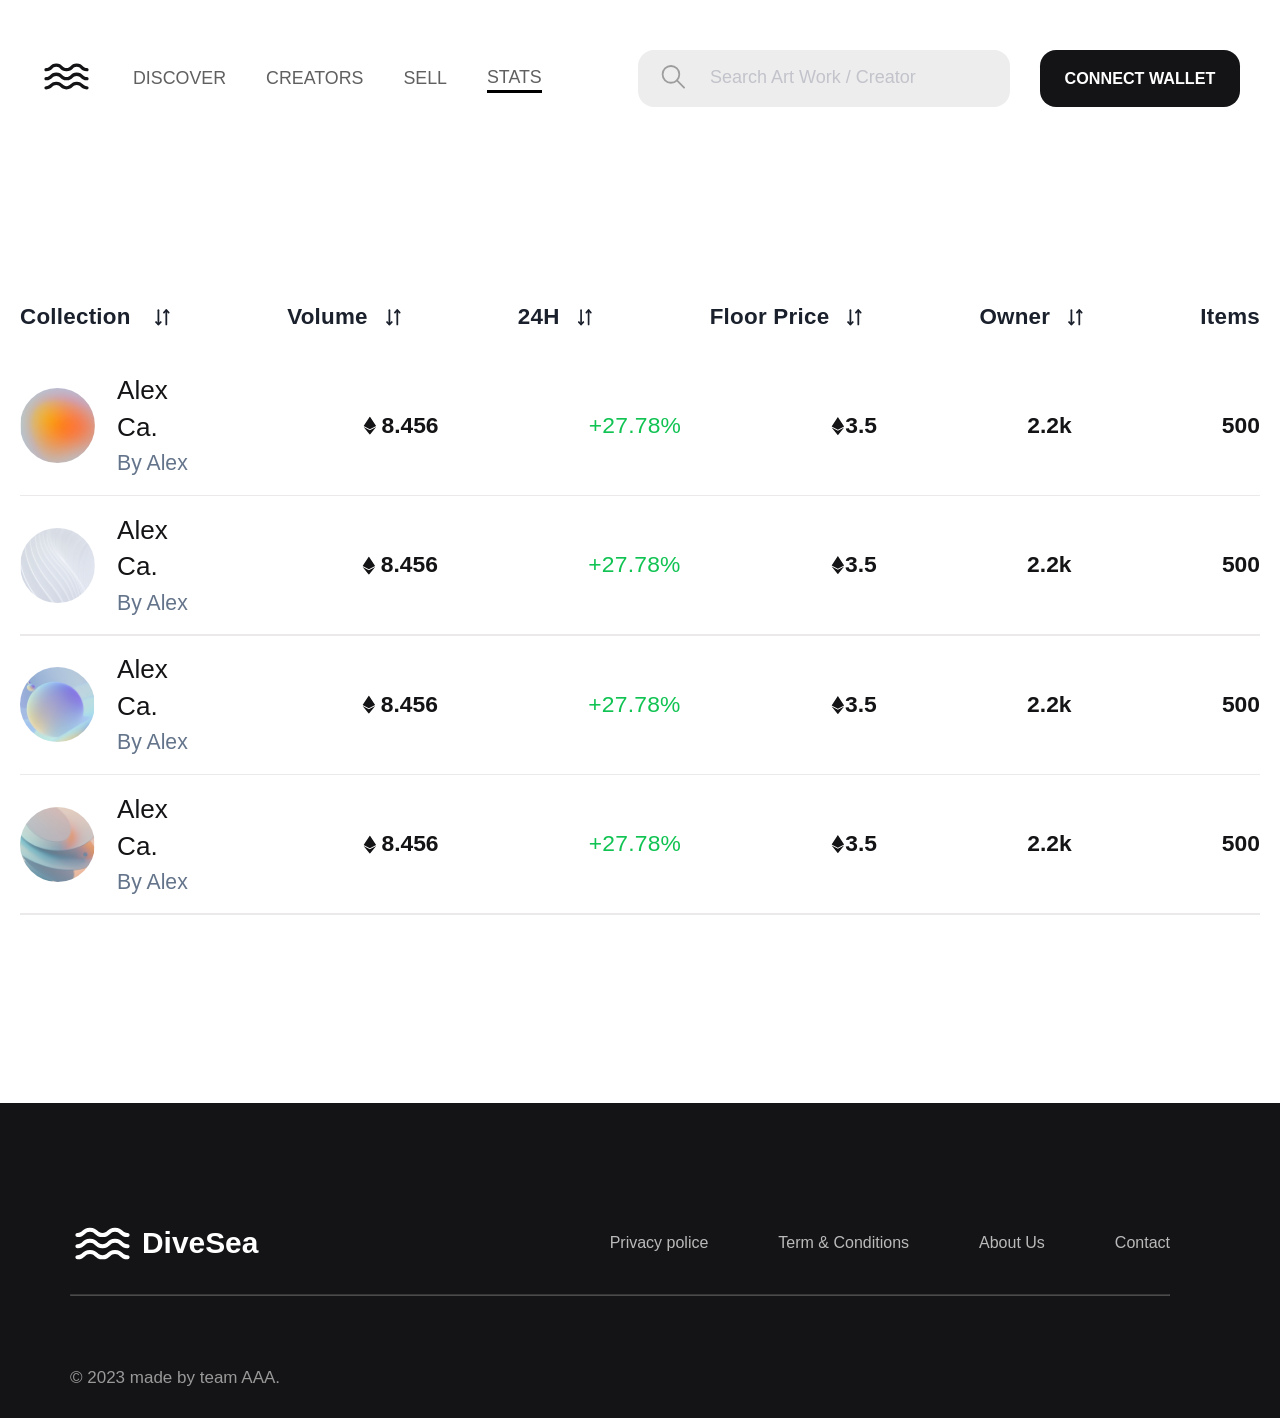
<file: html/Stats.html>
<!DOCTYPE html>
<html lang="en">

<head>
    <meta charset="UTF-8">
    <meta name="viewport" content="width=device-width, initial-scale=1.0">
    <link rel="stylesheet" href="https://cdnjs.cloudflare.com/ajax/libs/animate.css/4.1.1/animate.min.css"/>
    <link rel="stylesheet" href="../css/Stats.css">
    <link rel="stylesheet" href="../css/global.css">
    <title>DiveSea / Stats</title>
    
    <script src="../js/wow.min.js"></script>
    <script>
    new WOW().init();
    </script>
</head>

<body>
    <section>
        <nav class="nav" id="nav">
            <ul class="header__list">
                <a href="../index.html"><img src="../images/Nav-Logo.svg" alt="" class="logo"></a>
                <a href="./Discover.html">
                    <li class="header__link">Discover</li>
                </a>
                <a href="./Creators.html">
                    <li class="header__link">Creators</li>
                </a>
                <a href="./Sell.html">
                    <li class="header__link">Sell</li>
                </a>
                <a href="#">
                    <li class="header__link active">Stats</li>
                </a>
            </ul>
            <div class="input-bx">
                <form class="nav-form">
                    <a href="#"><img src="../images/search.svg" alt="" class="img"></a>
                    <input type="text" placeholder="Search Art Work / Creator" class="input ch">
                </form>
                <a href="./Wallet.html" class="btn">Connect Wallet</a>
            </div>
            <img src="../images/burger-menu-svgrepo-com.svg" alt="" class="menu" id="menu">
            <div class="cover" id="cover"><img src="../images/back.svg" alt="back" class="back" id="back"></div>
        </nav>
        <div class="top-collection-names">
            <div class="head">
                <div class="cell" id="collection">Collection 
                    <img src="../images/arrows-down-up.svg" alt=".">
                </div>
                <div class="cell" id="volume">Volume
                    <img src="../images/arrows-down-up.svg" alt=".">
                </div>
                <div class="cell soon-none" id="h24">24H
                    <img src="../images/arrows-down-up.svg" alt=".">
                </div>
                <div class="cell soon-none" id="price">Floor Price
                    <img src="../images/arrows-down-up.svg" alt=".">
                </div>
                <div class="cell soon-none" id="owner">Owner
                    <img src="../images/arrows-down-up.svg" alt=".">
                </div>
                <div class="cell soon-none" id="items">Items</div>
            </div>
            <br>
            <div class="stats">
                <div data-wow-delay="0.3s" class="stat wow animate__animated animate__fadeInRight">
                    <div class="profile">
                        <img src="../images/stats-circle-img1.png" alt="">
                        <div class="name">
                            <h5>Alex Ca.</h5>
                            <p>By Alex</p>
                        </div>
                    </div>
                    <div class="eth">
                        <img src="../images/ethereum.svg" alt=""> 
                        <p>8.456</p>
                    </div>
                    <div class="green-text soon-none">
                        +27.78%
                    </div>
                    <div class="floor-price soon-none">
                        <img src="../images/ethereum.svg" alt=""><p> 3.5</p>
                    </div>
                    <div class="owner soon-none">
                        <p>2.2k</p>
                    </div>
                    <div class="items soon-none">
                        <p>500</p>
                    </div>
                </div>
                <br>
                <div class="line"></div>
                <br>
                <div data-wow-delay="0.4s" class="stat wow animate__animated animate__fadeInLeft">
                    <div class="profile">
                        <img src="../images/stats-circle-img2.png" alt="">
                        <div class="name">
                            <h5>Alex Ca.</h5>
                            <p>By Alex</p>
                        </div>
                    </div>
                    <div class="eth">
                        <img src="../images/ethereum.svg" alt=""> 
                        <p>8.456</p>
                    </div>
                    <div class="green-text soon-none">
                        +27.78%
                    </div>
                    <div class="floor-price soon-none">
                        <img src="../images/ethereum.svg" alt=""><p> 3.5</p>
                    </div>
                    <div class="owner soon-none">
                        <p>2.2k</p>
                    </div>
                    <div class="items soon-none">
                        <p>500</p>
                    </div>
                </div>
                <br>
                <div class="line"></div>
                <br>
                <div data-wow-delay="0.5s" class="stat wow animate__animated animate__fadeInRight">
                    <div class="profile">
                        <img src="../images/stats-circle-img3.png" alt="">
                        <div class="name">
                            <h5>Alex Ca.</h5>
                            <p>By Alex</p>
                        </div>
                    </div>
                    <div class="eth">
                        <img src="../images/ethereum.svg" alt=""> 
                        <p>8.456</p>
                    </div>
                    <div class="green-text soon-none">
                        +27.78%
                    </div>
                    <div class="floor-price soon-none">
                        <img src="../images/ethereum.svg" alt=""><p> 3.5</p>
                    </div>
                    <div class="owner soon-none">
                        <p>2.2k</p>
                    </div>
                    <div class="items soon-none">
                        <p>500</p>
                    </div>
                </div>
                <br>
                <div class="line"></div>
                <br>
                <div data-wow-delay="0.6s" class="stat wow animate__animated animate__fadeInLeft">
                    <div class="profile">
                        <img src="../images/stats-circle-img4.png" alt="">
                        <div class="name">
                            <h5>Alex Ca.</h5>
                            <p>By Alex</p>
                        </div>
                    </div>
                    <div class="eth">
                        <img src="../images/ethereum.svg" alt=""> 
                        <p>8.456</p>
                    </div>
                    <div class="green-text soon-none">
                        +27.78%
                    </div>
                    <div class="floor-price soon-none">
                        <img src="../images/ethereum.svg" alt=""><p> 3.5</p>
                    </div>
                    <div class="owner soon-none">
                        <p>2.2k</p>
                    </div>
                    <div class="items soon-none">
                        <p>500</p>
                    </div>
                </div>
                <br>
                <div class="line"></div>
                <br>
            </div>

        </div>
    </section>
    <footer>
        <div class="container footer-content">
            <br><br><br><br><br><br>
            <div class="unit">
                <div id="logo">
                    <img src="../images/footer-logo.svg" alt="logo" class="siu">
                    <h3 class="pups">DiveSea</h3>
                </div>
                <div id="footer-menu">
                    <ul id="footer-links">
                        <li><a href="#footer-links">Privacy police</a></li>
                        <li><a href="#footer-links">Term & Conditions</a></li>
                        <li><a href="#footer-links">About Us</a></li>
                        <li><a href="#footer-links">Contact</a></li>
                    </ul>
                </div>
            </div>
            <br>
            <hr>
            <br><br><br><br>
            <div class="lower">
                <h3>© 2023 made by team AAA.</h3>
                <img src="../images/footer-icons.svg" alt="icons">
            </div>
        </div>
    </footer>

    <script src="../js/media.js"></script>

</body>

</html>
</file>
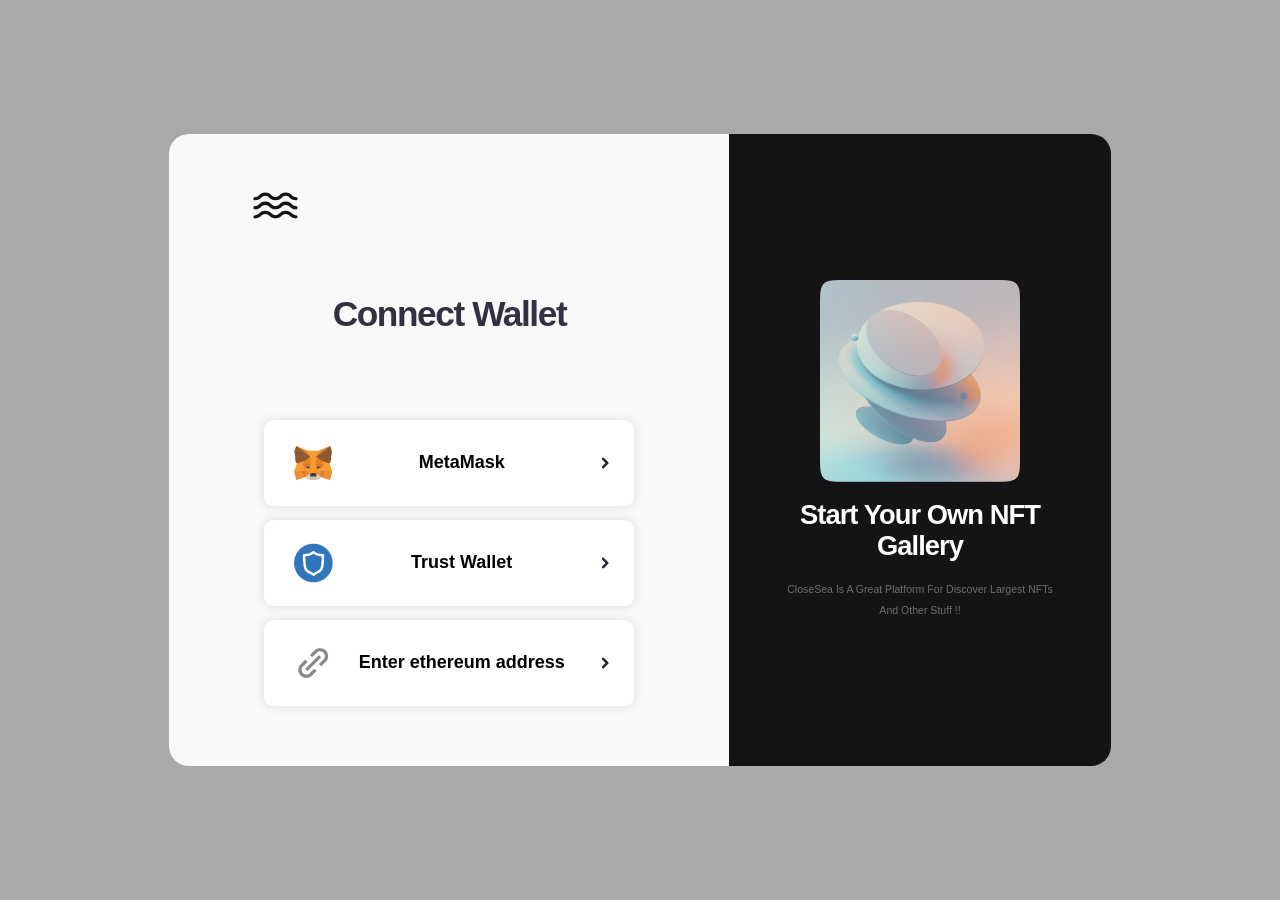
<file: html/Wallet.html>
<!DOCTYPE html>
<html lang="en">

<head>
    <meta charset="UTF-8">
    <meta name="viewport" content="width=device-width, initial-scale=1.0">
    <link rel="stylesheet" href="https://cdnjs.cloudflare.com/ajax/libs/animate.css/4.1.1/animate.min.css"/>
    <link rel="stylesheet" href="../css/Wallet.css">
    <title>DiveSea / Wallet</title>
    
    <script src="../js/wow.min.js"></script>
    <script>
    new WOW().init();
    </script>
</head>

<body style="background-color: darkgray;">
    <div class="container">
        <section class="v">
            <div class="left">
                <a href="../index.html"><img src="../images/Nav-Logo.svg" alt="Logo" id="Logo"></a>
                <main>
                    <h3>Connect Wallet</h3>
                    <br>
                    <div class="links">
                        <a href="#" class="link">
                            <img src="../images/Wallet-metemask.png" alt="Metamask">
                            <p>MetaMask</p>
                            <img src="../images/Wallet-right.png" alt="">
                        </a>
                        <a href="#" class="link">
                            <img src="../images/Wallet-trust.png" alt="Metamask">
                            <p>Trust Wallet</p>
                            <img src="../images/Wallet-right.png" alt="">
                        </a>
                        <a href="#" class="link">
                            <img src="../images/Wallet-link.png" alt="Metamask">
                            <p>Enter ethereum address</p>
                            <img src="../images/Wallet-right.png" alt="">
                        </a>
                    </div>
                </main>
            </div>
            <div class="right">
                <img src="../images/Wallet-img.png" alt="img">
                <br>
                <h3>Start Your Own NFT Gallery</h3>
                <br>    
                <p>CloseSea Is A Great Platform For Discover Largest NFTs And Other Stuff !!</p>
            </div>
        </section>
    </div>

</body>

</html>
</file>
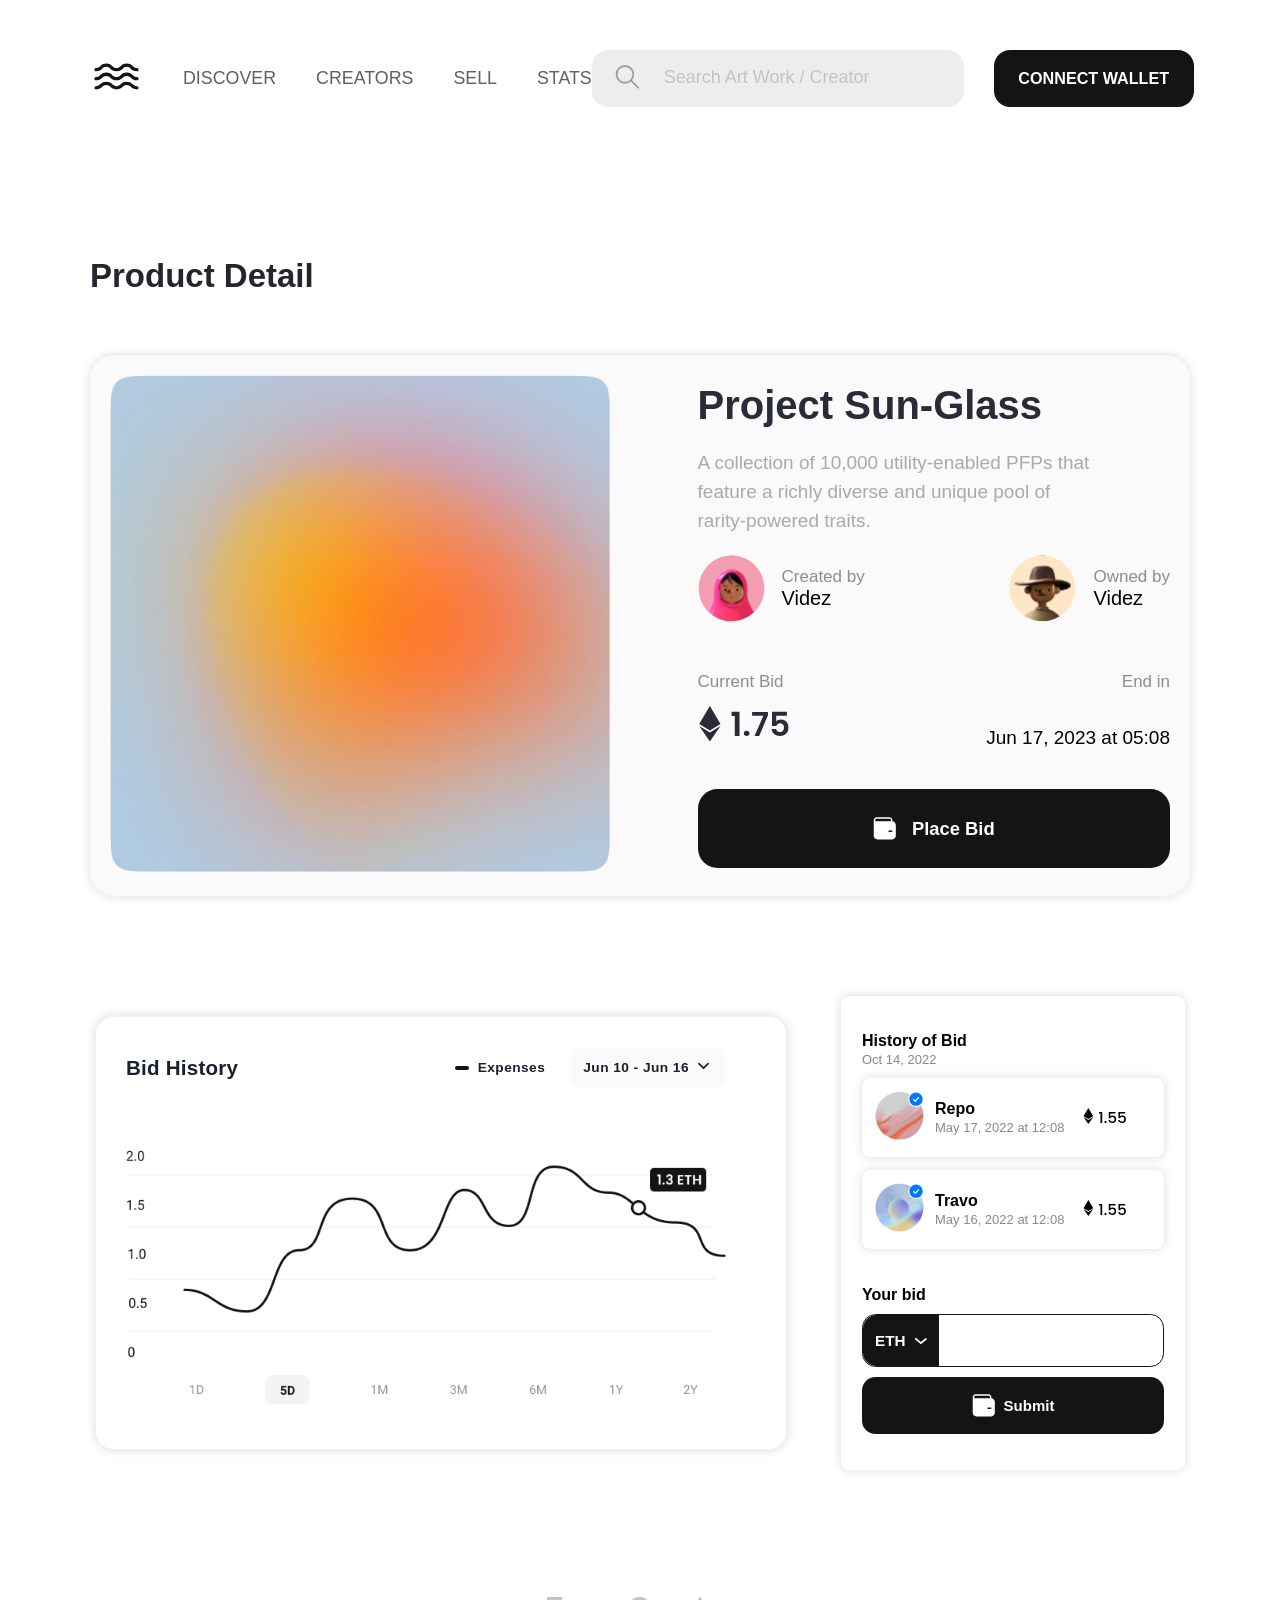
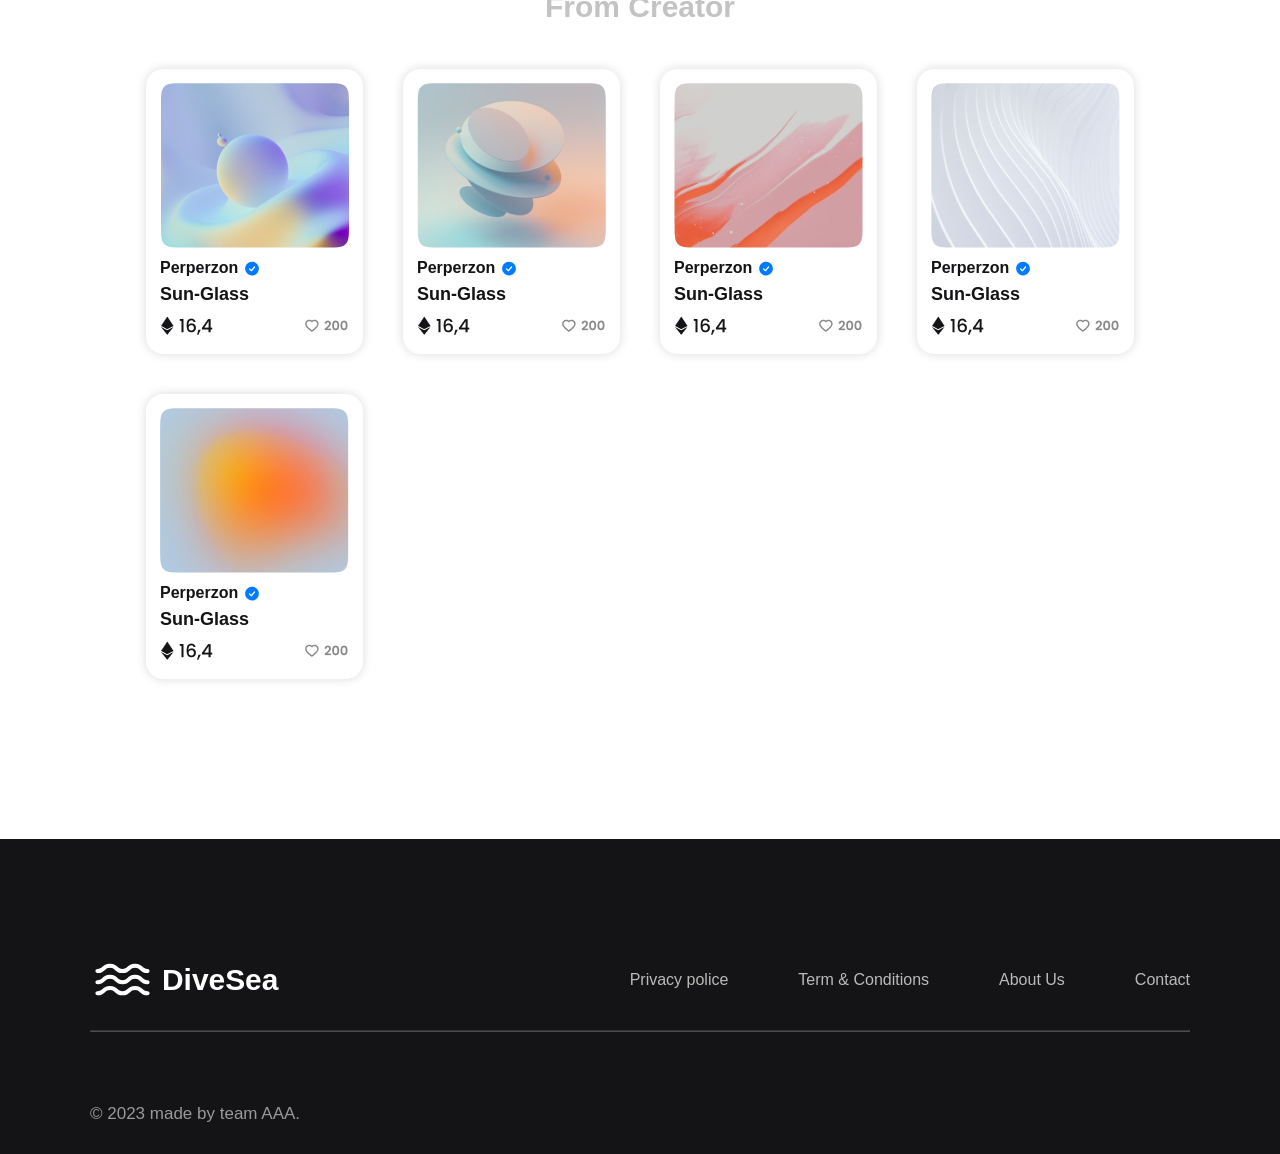
<file: html/whyara.html>
<!DOCTYPE html>
<html lang="en">
<head>
    <meta charset="UTF-8">
    <meta http-equiv="X-UA-Compatible" content="IE=edge">
    <meta name="viewport" content="width=device-width, initial-scale=1.0">
    <title>DiveSea / category</title>
    <link rel="stylesheet" href="https://cdnjs.cloudflare.com/ajax/libs/animate.css/4.1.1/animate.min.css"/>
    <link rel="stylesheet" href="../css/whyara.css">
    <link rel="stylesheet" href="../css/global.css">
    
    <script src="../js/wow.min.js"></script>
        <script>
        new WOW().init();
        </script>
</head>
<body>
    <header>
        <div class="container">
            <nav class="nav" id="nav">
                <ul class="header__list">
                    <a href="../index.html"><img src="../images/Nav-Logo.svg" alt="" class="logo"></a>
                    <a href="./Discover.html"><li class="header__link">Discover</li></a>
                    <a href="./Creators.html"><li class="header__link">Creators</li></a>
                    <a href="./Sell.html"><li class="header__link">Sell</li></a>
                    <a href="./Stats.html"><li class="header__link">Stats</li></a>
                </ul>
                <div class="input-bx">
                    <form class="nav-form">
                        <a href="#"><img src="../images/search.svg" alt=""  class="img"></a>
                        <input type="text" placeholder="Search Art Work / Creator" class="input ch">
                    </form>
                    <a href="./Wallet.html" class="btn">Connect Wallet</a>
                </div>
                <img src="../images/burger-menu-svgrepo-com.svg" alt="" class="menu" id="menu" width="50">
                <div class="cover" id="cover"><img src="../images/back.svg" alt="back" class="back" id="back"></div>
            </nav>
        </div>
    </header>
    <main>
        <div class="container">
            <a href="./discover.html"  class="back-box">
                <img src="../images/back.svg" alt="back" class="back">
                <h1 class="back-link">Product Detail</h1>
            </a>
            <div class="main-content">
                <div data-wow-duration="1.5s" class="personal wow animate__animated animate__fadeInLeft">
                    <div class="personal__left">
                        <img src="../images/bigone.png" alt="" class="big__one">
                    </div>
                    <div class="personal__right" id="infos">
                        <h1 class="bl-title">Project Sun-Glass</h1>
                        <p class="bl-text">
                            A collection of 10,000 utility-enabled PFPs that feature a richly diverse and unique pool of rarity-powered traits. 
                        </p>
                        <div class="r-top">
                            <div class="customers">
                                <img src="../images/women.svg" alt="women" class="wm">
                                <div class="bx">
                                    <span class="span">Created by</span>
                                    <h1 class="info">Videz</h1>
                                </div>
                            </div>
                            <div class="customers">
                                <img src="../images/man.svg" alt="man" class="mn">
                                <div class="bx">
                                    <span class="span">Owned by</span>
                                    <h1 class="info">Videz</h1>
                                </div>
                            </div>
                        </div>
                        <div class="r-median">
                            <h1 class="span">Current Bid</h1>
                            <h1 class="span">End in</h1>
                        </div>
                        <div class="r-bottom">
                            <img src="../images/bg-money.svg" alt="price" class="price">
                            <span class="spann">Jun 17, 2023 at 05:08</span>
                        </div>
                        <a href="#infos" class="l-btn">
                            <img src="../images/wallet.svg" alt="">
                            <h1 class="btn-h1">Place Bid</h1>
                        </a>
                    </div>
                </div>
                <div data-wow-duration="2s" class="statistics wow animate__animated animate__fadeInRight">
                    <div class="s-left">
                        <div class="tipo__top">
                            <h1 class="sta-title">Bid History</h1>
                            <div class="ab">
                                <div class="a">
                                    <div class="b"></div>
                                    <h1 class="c">Expenses</h1>
                                </div>
                                <div class="d">
                                    <p class="e">Jun 10 - Jun 16</p>
                                    <a href="#"><img src="../images/down.svg" alt=""></a>
                                </div>
                            </div>
                        </div>
                        <div class="tipo__bottom">
                            <img src="../images/Statics.png" alt="" class="sat">
                        </div>
                    </div>
                    <div class="s-right">
                        <div class="l">
                            <h1 class="s-title">History of Bid</h1>
                            <span class="s-span">Oct 14, 2022</span>
                            <div class="ic-block">
                                <div class="blo">
                                    <div class="icons">
                                        <img src="../images/repo.svg" alt="" class="retr">
                                        <img src="../images/ok.svg" alt="" class="ok">
                                    </div>
                                    <div class="repo">
                                        <h1 class="r-tit">Repo</h1>
                                        <span class="s-span">May 17, 2022 at 12:08</span>
                                    </div>
                                </div>
                                <img src="../images/1.55.svg" alt="" class="mo">
                            </div>              
                            <div class="ic-blockk">
                                <div class="blo">
                                    <div class="icons">
                                        <img src="../images/travo.svg" alt="" class="retr">
                                        <img src="../images/ok.svg" alt="" class="ok">
                                    </div>
                                    <div class="repo">
                                        <h1 class="r-tit">Travo</h1>
                                        <span class="s-span">May 16, 2022 at 12:08</span>
                                    </div>
                                </div>
                                <img src="../images/1.55.svg" alt="" class="mo">
                            </div>
                        </div>
                        <div class="r">
                            <h1 class="bid">Your bid</h1>
                            <div class="buttons">
                                <form class="inpuut">
                                    <div class="ee">
                                        <h1 class="erty">ETH</h1>
                                        <img src="../images/down-w.svg" alt="" class="down-w">
                                    </div>
                                    <input type="text" class="inputt">
                                </form>
                                <!-- <img src="../images/eth.png" alt="" class="eth"> -->
                                <div class="x">
                                    <img src="../images/wallet.svg" alt="">
                                    <h1 class="submit">Submit</h1>
                                </div>
                            </div>
                        </div>
                    </div>
                </div>
                <h1 class="title-gr">From Creator</h1>
                <div class="blocks">
                    <div data-wow-delay="0.3s" class="mini wow animate__animated animate__fadeInUp">
                        <div class="mini-top">
                            <img src="../images/mini1.png" alt="" class="imgs">
                        </div>
                        <div class="mini-bottom">
                            <div class="box">
                                <h1 class="mini-tl">Perperzon</h1>
                                <img src="../images/galochka.svg" alt="">
                            </div>
                            <h1 class="mini__title">Sun-Glass</h1>
                            <div class="boxx">
                                <img src="../images/money.png" alt="">
                                <img src="../images/likes.png" alt="">
                            </div>
                        </div>
                    </div>
                    <div data-wow-delay="0.4s" class="mini wow animate__animated animate__fadeInUp">
                        <div class="mini-top">
                            <img src="../images/mini2.png" alt="" class="imgs">
                        </div>
                        <div class="mini-bottom">
                            <div class="box">
                                <h1 class="mini-tl">Perperzon</h1>
                                <img src="../images/galochka.svg" alt="">
                            </div>
                            <h1 class="mini__title">Sun-Glass</h1>
                            <div class="boxx">
                                <img src="../images/money.png" alt="">
                                <img src="../images/likes.png" alt="">
                            </div>
                        </div>
                    </div>
                    <div data-wow-delay="0.5s" class="mini wow animate__animated animate__fadeInUp">
                        <div class="mini-top">
                            <img src="../images/mini3.png" alt="" class="imgs">
                        </div>
                        <div class="mini-bottom">
                            <div class="box">
                                <h1 class="mini-tl">Perperzon</h1>
                                <img src="../images/galochka.svg" alt="">
                            </div>
                            <h1 class="mini__title">Sun-Glass</h1>
                            <div class="boxx">
                                <img src="../images/money.png" alt="">
                                <img src="../images/likes.png" alt="">
                            </div>
                        </div>
                    </div>
                    <div data-wow-delay="0.6s" class="mini wow animate__animated animate__fadeInUp">
                        <div class="mini-top">
                            <img src="../images/mini4.png" alt="" class="imgs">
                        </div>
                        <div class="mini-bottom">
                            <div class="box">
                                <h1 class="mini-tl">Perperzon</h1>
                                <img src="../images/galochka.svg" alt="">
                            </div>
                            <h1 class="mini__title">Sun-Glass</h1>
                            <div class="boxx">
                                <img src="../images/money.png" alt="">
                                <img src="../images/likes.png" alt="">
                            </div>
                        </div>
                    </div>
                    <div data-wow-delay="0.7s" class="mini wow animate__animated animate__fadeInUp">
                        <div class="mini-top">
                            <img src="../images/mini5.png" alt="" class="imgs">
                        </div>
                        <div class="mini-bottom">
                            <div class="box">
                                <h1 class="mini-tl">Perperzon</h1>
                                <img src="../images/galochka.svg" alt="">
                            </div>
                            <h1 class="mini__title">Sun-Glass</h1>
                            <div class="boxx">
                                <img src="../images/money.png" alt="">
                                <img src="../images/likes.png" alt="">
                            </div>
                        </div>
                    </div>
                </div>
            </div>
        </div>
    </main>
    <footer>
        <div class="container footer-content">
            <br><br><br><br><br><br>
            <div class="unit">
                <div id="logo">
                    <img src="../images/footer-logo.svg" alt="logo" class="siu">
                    <h3 class="pups">DiveSea</h3>
                </div>
                <div id="footer-menu">
                    <ul id="footer-links">
                        <li><a href="#footer-links">Privacy police</a></li>
                        <li><a href="#footer-links">Term & Conditions</a></li>
                        <li><a href="#footer-links">About Us</a></li>
                        <li><a href="#footer-links">Contact</a></li>
                    </ul>
                </div>
            </div>
            <br>
            <hr>
            <br><br><br><br>
            <div class="lower">
                <h3>© 2023 made by team AAA.</h3>
                <img src="../images/footer-icons.svg" alt="icons">
            </div>
        </div>
    </footer>
    
    <script src="../js/script.js"></script>
    <script src="../js/media.js"></script>
</body>
</html>
</file>
<file: css/collection.css>
* {
    margin: 0;
    padding: 0;
    box-sizing: border-box;
    font-family: 'Segoe UI', Tahoma, Geneva, Verdana, sans-serif;
}

a {
    text-decoration: none;
    color: black;
}

ul {
    list-style: none;
}

.container {
    margin: 0 auto;
    max-width: 1300px;
    width: 100%;
}

.nav {
    display: flex;
    align-items: center;
    justify-content: space-between;
    margin-top: 50px;
    margin-bottom: 150px;
}

.header__list {
    display: flex;
    align-items: center;
    gap: 55px;
}

.input-bx {
    display: flex;
    align-items: center;
    gap: 30px;
}

.nav-form {
    display: flex;
    align-items: center;
    gap: 25px;
    background-color: #EDEDED;
    border-radius: 16.172px;
    height: 57px;
    padding-left: 23px;
    padding-right: 15px; 
}

.header__link {
    color: #606060;
    font-size: 17.829px;
    font-weight: 500;
    line-height: 26.743px;
    text-transform: uppercase;
    transition: 0.2s;
}
.header__link:hover {
    color: #141416;
    transition: 0.2s;
    transform: scale(1.1);
}

.input {
    outline: none;
    border: none;
    background-color: #EDEDED;
    width: 285px;
    height: 20px;
}

.input::placeholder {
    color: #C2C3CB;
    font-size: 18px;
    font-weight: 500;
}

.btn {
    color: #FFF;
    font-size: 16.172px;
    font-weight: 600;
    line-height: 24.258px;
    text-transform: uppercase;
    border-radius: 16.172px;
    background: #141416;
    border: none;
    width: 200px;
    height: 57px;
    display: flex;
    align-items: center;
    justify-content: center;
    transition: 0.3s;
}

.btn:hover {
    background-color: grey;
    transition: 0.3s;
    color: #000;
}

.header-content {
    display: flex;
    flex-direction: column;
    align-items: center;
}

.chel {
    transform: translateY(-50%);
}

.infos {
    display: flex;
    gap: 109px;
}

.name {
    color: var(--Black-01, #010101);
    font-size: 35px;
    font-weight: 600;
    letter-spacing: 0.35px;
}

.follow {
    color: #FFF;
    font-size: 14.803px;
    font-weight: 500;
    letter-spacing: 0.148px;
    text-transform: uppercase;
    padding: 12px 22px;
    border-radius: 11.292px;
    background: #000;
    border: none;
}

.email {
    margin-top: 4px;
    color: var(--Grey-01, #93989A);
    font-size: 18px;
    font-weight: 400;
    letter-spacing: 0.18px;
}

.person {
    margin-left: 90px;
    width: 400px;
}

.line {
    height: 1px;
    background: #D0D0D0;
    margin: 40px 0;
}
.linee {
    height: 1px;
    background: #D0D0D0;
    margin: 85px 0 33px 0;
}

.number {
    color: #141416;
    text-align: center;
    font-size: 32.154px;
    font-weight: 600;
    margin-bottom: 5px;
}

.t {
    color: #848586;
    text-align: center;
    font-size: 13px;
    font-weight: 500;
    width: fit-content;
}

.nums {
    display: flex;
    align-items: center;
    justify-content: space-between;
    margin-bottom: 116px;
}

.bios {
    color: #C5C5C5;
    font-size: 30px;
    font-weight: 700;
}

.bio {
    color: #949494;
    font-size: 16px;
    font-weight: 400;
    text-transform: capitalize;
    line-height: 177%;
    margin-top: 7px;
}

.collection {
    display: flex;
    gap: 131px;
    margin-bottom: 180px;
}

.coll {
    display: flex;
    align-items: center;
    gap: 6px;
    margin-bottom: 15px;
}

.lin {
    display: flex;
    flex-direction: column;
    align-items: center;
}

.col {
    color: var(--Light-100, #000);
    font-size: 18px;
    font-weight: 700;
    /* line-height: 24.912px; */
}

.liniya {
    background-color: #000;
    width: 336.854px;
    height: 3.249px;
    margin-bottom: 85px;
}

.q {
    border-radius: 13.654px;
}

.r {
    margin: 13px 0 10px 0;
    color: #141416;
    font-size: 15.391px;
    font-weight: 600;
    line-height: 140%;
}

.y {
    display: flex;
    align-items: center;
    justify-content: space-between;
}

.mini {
    color: #94A3B8;
    font-size: 13px;
    font-weight: 400;
    line-height: 150%;
    letter-spacing: 0.086px;
}

.persons {
    margin-top: 70px;
}

.w {
    position: relative;
}

.e {
    position: absolute;
    right: 7px;
    top: 7px;
    color: var(--Others-White, #FFF);
    font-size: 10.261px;
    font-weight: 500;
    line-height: 150%;
    letter-spacing: 0.086px;
    border-radius: 6.84px;
    padding: 6px 10px;
    border: 0.855px solid rgba(28, 29, 32, 0.08);
    background: rgba(28, 29, 32, 0.35);
    box-shadow: #e2e1e1 0 0 10px 1px;
    backdrop-filter: blur(1.710112452507019px);
}

.bid {
    color: #FFF;
    font-size: 10.261px;
    font-weight: 600;
    line-height: 150%;
    letter-spacing: 0.086px;
    padding: 6px 13px;
    border-radius: 8.551px;
    background: #141416;
    border: none;
}

.options {
    display: grid;
    grid-template-columns: repeat(3, 1fr);
    grid-gap: 45px 28px;
}

.option {
    padding: 10px;
    border-radius: 17.068px;
    background: var(--Others-White, #FFF);
    box-shadow: #e2e1e1 0 0 10px 1px;
    transition: 0.15s;
}
.option:hover {
    transition: 0.15s;
    background-color: linen;
}

.footer-content {
    border-radius: 50px 50px 0 0;
}
footer {
    background: #141416;
    margin-top: 100px;
}

.unit {
    display: flex;
    align-items: center;
    justify-content: space-between;
    width: 1100px;
    margin: 0 auto;
}


#logo {
    display: flex;
    align-items: center;
    gap: 7px;
    color: #FFF;

}

.pups{
    color: #FFF;
    font-size: 29.922px;
    font-weight: 600;
}

#footer-menu ul {
    display: flex;
    align-items: center;
    height: 20px;
    gap: 70px;
}

#footer-links a {
    color: #bbbaba;
    transition: 0.08s;
}

#footer-links a:hover {
    transition: 0.08s;
    color: #FFF;

}

hr {
    width: 1100px;
    opacity: 0.25;
    background: #818181;
    margin: 0 auto;
}

.lower {
    display: flex;
    justify-content: space-between;
    width: 1100px;
    height: 25px;
    margin: 0 auto;
    padding-bottom: 50px;
}

.lower h3 {
    color: #999;
    font-size: 17px;
    font-weight: 500;
}



@media(max-width: 1350px) {
    #nav {
        margin: 50px auto 150px auto !important;
    }
}

@media(max-width: 1300px) {
    .collection {
        display: flex;
        flex-direction: column;
        align-items: center;
    }
    .space {
        max-width: 1100px;
    }
    .chel {
        margin-left: 15%;
        width: 150px;
    }
}

@media(max-width: 1250px) {
    #footer-menu ul {
        gap: 50px;
    }
    .unit {
        max-width: 900px;
    }
    hr {
        max-width: 900px;
    }
    .lower {
        max-width: 900px;
    }
    .blured {
        width: 300px;
    }
}

@media(max-width: 1150px) {
    #footer-links {
        gap: 50px;
    }
    .space {
        max-width: 900px;
    }
    .chel {
        width: 130px;
    }
}
@media(max-width: 1000px) {
    .unit {
        max-width: 800px;
    }
    hr {
        max-width: 800px;
    }
    .lower {
        max-width: 800px;
    }
}
@media (max-width: 950px) {
    .space {
        width: 600px;
    }
    .chel {
        margin-left: 23%;
        width: 100px;
    }
    .follow {
        font-size: 10px;
    }
    .name {
        font-size: 30px;
    }
    .number {
        font-size: 27px;
    }
    .bios {
        font-size: 25px;
    }
}
@media(max-width: 850px) {
    .unit {
        max-width: 700px;
    }
    hr {
        max-width: 700px;
    }
    .lower {
        max-width: 700px;
    }
    main h2 {
        font-size: 35px;
    }
    footer {
        margin-top: 0;
    }
}
@media(max-width: 720px) {
    .options {
        display: grid;
        grid-template-columns: repeat(2, 1fr);
    }
    #footer-links {
        display: grid;
        grid-template-columns: repeat(2, 1fr);
        grid-gap: 30px;
    }
    .unit {
        display: flex;
        flex-direction: column; 
    }
    hr {
        display: none;
    }
    #footer-menu {
        margin-top: 30px;
    }
    #footer-menu ul {
        display: grid;
        grid-template-columns: repeat(2, 1fr);
        justify-content: center;
        text-align: center;
    }
    .lower {
        width: 500px;
        display: flex;
        justify-content: center;
        margin-top: 30px;
    }
}
@media(max-width: 700px) {
    .unit {
        width: 320px;
    }
    .lower {
        width: 300px;
    }
    main h2 {
        font-size: 30px;
    }
}
@media(max-width: 650px) {
    .space {
        width: 400px;
    }
    .chel {
        margin-left: 40%;
        width: 70px;
    }
    .person {
        margin-left: 0;
    }
}
@media(max-width: 500px) {
    .options {
        display: grid;
        grid-template-columns: repeat(1, 1fr);
    }
    .liniya {
        width: 300px;
    }
    .linee {
        width: 300px;
    }
    .bio {
        text-align: center;
        width: 350px;
    }
    .person {
        display: flex;
        flex-direction: column;
        align-items: center;
        width: 350px;
    }
    .space {
        width: 350px;
    }
    .chel {
        margin-left: 0;
    }
    .name {
        font-size: 25px;
    }
    .nums {
        display: flex;
        gap: 20px;
    }
}
</file>
<file: css/global.css>
.active {
  border-bottom: 3px solid black;
}

.back,
.menu {
  display: none;
  max-width: 50px;
  cursor: pointer;
}

.cover {
  position: fixed;
  width: 100%;
  height: 100%;
  left: 0;
  top: 0;
  background-color: #efefef;
  z-index: 5;
  display: none;
}

.back {
  position: absolute;
  right: 40px;
  top: 60px;
  scale: 2;
}

@media (max-width: 1350px) {
  .nav {
    max-width: 1200px;
    margin: 20px auto 150px auto;
  }
  .nav-left {
    gap: 40px;
  }
  .header__list {
    gap: 40px;
  }
}
@media (max-width: 1250px) {
  .nav-form,
  .nav-input {
    padding-right: 17px;
    height: 50px;
    padding-left: 20px;
    padding-right: 10px;
    border-radius: 13px;
  }
  .nav {
    max-width: 1100px;
  }
  .header__link {
    font-size: 15px;
  }
  .nav-left {
    gap: 40px;
  }
  .ch,
  .input-in {
    width: 230px;
  }
  .btn,
  .wallet {
    font-size: 13px;
    height: 50px;
    border-radius: 13px;
    width: 150px;
  }
}
@media (max-width: 1168px) {
  .nav {
    max-width: 950px;
  }
}
@media (max-width: 1000px) {
  .nav {
    padding: 0 20px;
  }
  .nav .nav-left {
    width: 53px;
  }
  .nav .header__link {
    display: none;
  }
  .nav .header__list {
    gap: 0;
  }
  .nav .btn,
  .nav .wallet {
    display: none;
  }
  .nav .menu {
    display: block;
  }
  .nav .nav-input {
    width: 300px;
  }
  .nav .nav-input .input-in {
    height: 100%;
    width: 100%;
  }
  .nav .back,
  .nav .menu {
    display: block;
  }
}
@media (max-width: 465px) {
  .nav-form,
  .nav-input {
    display: none;
  }
}
</file>
<file: css/Creators.css>
* {
    margin: 0;
    padding: 0;
    box-sizing: border-box;
    font-family: 'Segoe UI', Tahoma, Geneva, Verdana, sans-serif;
}

a {
    text-decoration: none;
    color: black;
}

ul {
    list-style: none;
}

section {
    margin: 0 auto;
    max-width: 1300px;
    width: 100%;
}

.nav {
    display: flex;
    align-items: center;
    justify-content: space-between;
}
.mn {
    margin-top: 50px;
    margin-bottom: 150px
}

.header__list {
    display: flex;
    align-items: center;
    gap: 55px;
}

.input-bx {
    display: flex;
    align-items: center;
    gap: 30px;
}

.nav-form {
    display: flex;
    align-items: center;
    gap: 25px;
    background-color: #EDEDED;
    border-radius: 16.172px;
    height: 57px;
    padding-left: 23px;
    padding-right: 15px;
}

.header__link {
    color: #606060;
    font-size: 17.829px;
    font-weight: 500;
    line-height: 26.743px;
    text-transform: uppercase;
    transition: 0.2s;
}

.header__link:hover {
    color: #141416;
    transition: 0.2s;
    transform: scale(1.1);
}

.input {
    outline: none;
    border: none;
    background-color: #EDEDED;
    width: 285px;
    height: 20px;
}

.input::placeholder {
    color: #C2C3CB;
    font-size: 18px;
    font-weight: 500;
}

.btn {
    color: #FFF;
    font-size: 16.172px;
    font-weight: 600;
    line-height: 24.258px;
    text-transform: uppercase;
    border-radius: 16.172px;
    background: #141416;
    border: none;
    width: 200px;
    height: 57px;
    display: flex;
    align-items: center;
    justify-content: center;
    transition: 0.3s;
}

.btn:hover {
    background-color: grey;
    transition: 0.3s;
    color: #000;
}

main {
    margin: 0 auto;
    display: flex;
    flex-direction: column;
    align-items: center;
}

main h2 {
    color: #141416;
    font-feature-settings: 'clig' off, 'liga' off;
    font-size: 45px;
    font-weight: 600;
    line-height: 30.004px;
    text-align: center;
    margin-bottom: 190px;
}

.row {
    display: grid;
    grid-template-columns: repeat(3, 1fr);
    grid-gap: 60px;
}

.card {
    width: 370.684px;
    height: 537.739px;
    flex-shrink: 0;
    border-radius: 25px;
    box-shadow: #e2e1e1 0 0 10px 1px;
    text-align: center;
    transition: 0.15s;
}
.card:hover {
    transition: 0.15s;
    background-color: linen;
}

#big-img {
    border-radius: 25px 25px 0px 0px;
}

#circle-img {
    margin-top: -70px;
}

.title {
    display: flex;
    flex-direction: row;
    width: 137.358px;
    height: 34px;
    flex-shrink: 0;
    align-items: center;
    margin: auto;
    justify-content: center
}

.title h4 {
    color: var(--Light-100, #000);
    font-family: system-ui, -apple-system, BlinkMacSystemFont, 'Segoe UI', Roboto, Oxygen, Ubuntu, Cantarell, 'Open Sans', 'Helvetica Neue', sans-serif;
    font-size: 23.724px;
    font-style: normal;
    font-weight: 600;
    line-height: 33.609px;
    /* 141.667% */
    text-align: center;
}

.title img {
    width: 24px;
}

.prices {
    display: inline-flex;
    justify-content: center;
    align-items: center;
    gap: 37.563px;
}


.items {
    display: flex;
    flex-direction: column;
    justify-content: center;
    align-items: center;
}

.items h5 {
    color: #141416;
    text-align: center;
    font-family: system-ui, -apple-system, BlinkMacSystemFont, 'Segoe UI', Roboto, Oxygen, Ubuntu, Cantarell, 'Open Sans', 'Helvetica Neue', sans-serif;
    font-size: 17.793px;
    font-style: normal;
    font-weight: 500;
    line-height: 25.701px;
    /* 144.444% */
}

.items p {
    color: var(--Gray-3, #828282);
    text-align: center;
    font-size: 12.85px;
    font-style: normal;
    font-weight: 450;
    line-height: 15.px;
    /* 123.077% */
    text-transform: capitalize;
}

.images {
    display: inline-flex;
    align-items: flex-start;
    gap: 9.931px;
}







.footer-content {
    border-radius: 50px 50px 0 0;
}
footer {
    background: #141416;
    margin-top: 100px;
}

.unit {
    display: flex;
    align-items: center;
    justify-content: space-between;
    width: 1100px;
    margin: 0 auto;
}


#logo {
    display: flex;
    align-items: center;
    gap: 7px;
    color: #FFF;

}

.pups{
    color: #FFF;
    font-size: 29.922px;
    font-weight: 600;
}

#footer-menu ul {
    display: flex;
    align-items: center;
    height: 20px;
    gap: 70px;
}

#footer-links a {
    color: #bbbaba;
    transition: 0.08s;
}

#footer-links a:hover {
    transition: 0.08s;
    color: #FFF;

}

hr {
    width: 1100px;
    opacity: 0.25;
    background: #818181;
    margin: 0 auto;
}

.lower {
    display: flex;
    justify-content: space-between;
    width: 1100px;
    height: 25px;
    margin: 0 auto;
    padding-bottom: 50px;
}

.lower h3 {
    color: #999;
    font-size: 17px;
    font-weight: 500;
}





@media(max-width: 1300px) {
    .row {
        display: grid;
        grid-template-columns: repeat(2, 1fr);
        grid-gap: 50px;
    }
}

@media(max-width: 1250px) {
    #footer-menu ul {
        gap: 50px;
    }
    .unit {
        max-width: 900px;
    }
    hr {
        max-width: 900px;
    }
    .lower {
        max-width: 900px;
    }
    .blured {
        width: 300px;
    }
    .last {
        width: 200px;
        font-size: 15px;
        padding: 15px 0;
    }
    .po {
        width: 500px;
        padding: 20px 0;
    }
    main h2 {
        font-size: 40px;
    }
}

@media(max-width: 1150px) {
    .container {
        max-width: 1000px;
    }
    #footer-links {
        gap: 50px;
    }
}
@media(max-width: 1000px) {
    /* .row {
        display: grid;
        grid-template-columns: repeat(2, 1fr);
    } */
    .unit {
        max-width: 800px;
    }
    hr {
        max-width: 800px;
    }
    .lower {
        max-width: 800px;
    }
    .pups {
        font-size: 25px;
    }
    .siu {
        width: 50px;
    }
    .card {
        width: 350px;
    }
    #big-img {
        width: 350px;
    }
}
@media(max-width: 850px) {
    .unit {
        max-width: 700px;
    }
    hr {
        max-width: 700px;
    }
    .lower {
        max-width: 700px;
    }
    main h2 {
        font-size: 35px;
    }
    #circle-img {
        width: 100px;
    }
    #big-img {
        width: 300px;
    }
    .card {
        width: 300px;
    }
    .prices {
        display: grid;
        grid-template-columns: repeat(2, 1fr);
        /* grid-gap: 30px; */
    }
    .xx {
        width: 70px;
    }
    footer {
        margin-top: 0;
    }
}
@media(max-width: 720px) {
    #footer-links {
        display: grid;
        grid-template-columns: repeat(2, 1fr);
        grid-gap: 30px;
    }
    .unit {
        display: flex;
        flex-direction: column; 
    }
    hr {
        display: none;
    }
    #footer-menu {
        margin-top: 30px;
    }
    #footer-menu ul {
        display: grid;
        grid-template-columns: repeat(2, 1fr);
        justify-content: center;
        text-align: center;
    }
    .lower {
        width: 500px;
        display: flex;
        justify-content: center;
        margin-top: 30px;
    }
    main h2 {
        margin-bottom: 100px;
    }
}
@media(max-width: 700px) {
    .row {
        display: grid;
        grid-template-columns: repeat(1, 1fr);
    }
    .unit {
        width: 320px;
    }
    .lower {
        width: 300px;
    }
    main h2 {
        font-size: 30px;
    }
}
</file>
<file: css/discover.css>
* {
    margin: 0;
    padding: 0;
    box-sizing: border-box;
    font-family: 'Segoe UI', Tahoma, Geneva, Verdana, sans-serif;
}

a {
    text-decoration: none;
    color: black;
}

ul {
    list-style: none;
}

section {
    margin: 0 auto;
    max-width: 1300px;
    width: 100%;
}

.nav {
    display: flex;
    align-items: center;
    justify-content: space-between;
    margin-top: 50px;
}
.mn {
    margin-top: 50px;
    margin-bottom: 150px
}

.header__list {
    display: flex;
    align-items: center;
    gap: 55px;
}

.input-bx {
    display: flex;
    align-items: center;
    gap: 30px;
}

.nav-form {
    display: flex;
    align-items: center;
    gap: 25px;
    background-color: #EDEDED;
    border-radius: 16.172px;
    height: 57px;
    padding-left: 23px;
    padding-right: 15px; 
}

.header__link {
    color: #606060;
    font-size: 17.829px;
    font-weight: 500;
    line-height: 26.743px;
    text-transform: uppercase;
    transition: 0.2s;
}
.header__link:hover {
    color: #141416;
    transition: 0.2s;
    transform: scale(1.1);
}

.input {
    outline: none;
    border: none;
    background-color: #EDEDED;
    width: 285px;
    height: 20px;
}

.input::placeholder {
    color: #C2C3CB;
    font-size: 18px;
    font-weight: 500;
}

.btn {
    color: #FFF;
    font-size: 16.172px;
    font-weight: 600;
    line-height: 24.258px;
    text-transform: uppercase;
    border-radius: 16.172px;
    background: #141416;
    border: none;
    width: 200px;
    height: 57px;
    display: flex;
    align-items: center;
    justify-content: center;
    transition: 0.3s;
}

.btn:hover {
    background-color: grey;
    transition: 0.3s;
    color: #000;
}


header {
    display: flex;
    flex-direction: column;
    justify-content: space-between;
    align-items: center;
    flex-shrink: 0;
    margin: 170px auto;
}

header h2 {
    color: #141416;
    font-feature-settings: 'clig' off, 'liga' off;
    font-size: 45px;
    font-style: normal;
    font-weight: 600;
    margin-bottom: 30px;
}

.filter {
    display: flex;
    flex-direction: row;
    gap: 20px;
    will-change: contents;
}

.filter a {
    display: inline-flex;
    height: 59.693px;
    padding: 18.783px;
    justify-content: center;
    align-items: center;
    gap: 10px;
    flex-shrink: 0;
    border-radius: 14.087px;
    border: 2.348px solid #141416;
    transition: 0.3s;
    color: var(--Greyscale-900, #1A202C);
    font-size: 16.435px;
    font-weight: 600;
    line-height: 150%;
    letter-spacing: 0.235px;
}
.filter a:hover {
    transform: scale(1.05);
    transition: 0.3s;
}


.row {
    display: grid;
    grid-template-columns: repeat(4, 1fr);
    grid-gap: 60px;
}

#card {
    display: flex;
    flex-direction: column;
    padding: 0 10px 20px 10px;
    flex-shrink: 0;
    border-radius: 23.554px;
    background: var(--others-white, #FFF);
    box-shadow: #e2e1e1 0 0 10px 1px;
    align-items: center;
    transition: 0.15s;
}

#card img {
    width: 253px;
    border-radius: 18px;
    margin-top: 10px;
}

#card:hover {
    transition: 0.15s;
    background-color: linen;
}


.discription {
    display: flex;
    flex-direction: column;
    align-items: flex-start;
    gap: 14.16px;
}

.discription h3 {
    color: #141416;
    font-size: 22px;
    font-style: normal;
    font-weight: 650;
    line-height: 140%;
    /* 29.736px */
}

#card-price {
    margin-top: 5px;
    display: flex;
    flex-direction: row;
    align-items: flex-end;
    max-height: 10px;
}

.discription h4 {
    color: #94A3B8;
    font-size: 14.16px;
    font-style: normal;
    font-weight: 400;
    line-height: 150%;
    /* 21.24px */
    letter-spacing: 0.118px;
}

.disctiption p {
    color: #141416;
    font-size: 16.52px;
    font-style: normal;
    font-weight: 500;
    margin-left: 25px;
    /* 24.78px */
}

.discription a {
    display: flex;
    height: 51.921px;
    padding: 9.44px 18.88px;
    justify-content: center;
    align-items: center;
    gap: 11.8px;
    flex: 1 0 0;
    border-radius: 11.8px;
    background: #141416;
    color: #EDEDED;
    margin-left: 70px;
}





.footer-content {
    border-radius: 50px 50px 0 0;
}
footer {
    background: #141416;
    margin-top: 150px;
}

.unit {
    display: flex;
    align-items: center;
    justify-content: space-between;
    width: 1100px;
    margin: 0 auto;
}


#logo {
    display: flex;
    align-items: center;
    gap: 7px;
    color: #FFF;

}

.pups{
    color: #FFF;
    font-size: 29.922px;
    font-weight: 600;
}

#footer-menu ul {
    display: flex;
    align-items: center;
    height: 20px;
    gap: 70px;
}

#footer-links a {
    color: #bbbaba;
    transition: 0.08s;
}

#footer-links a:hover {
    transition: 0.08s;
    color: #FFF;

}

hr {
    width: 1100px;
    opacity: 0.25;
    background: #818181;
    margin: 0 auto;
}

.lower {
    display: flex;
    justify-content: space-between;
    width: 1100px;
    height: 25px;
    margin: 0 auto;
    padding-bottom: 50px;
}

.lower h3 {
    color: #999;
    font-size: 17px;
    font-weight: 500;
}
main {
    margin: 0 auto;
    display: flex;
    flex-direction: column;
    align-items: center;
}



@media(max-width: 1350px) {
    .row {
        display: grid;
        grid-template-columns: repeat(3, 1fr);
    }
}

@media(max-width: 1250px) {
    .container {
        max-width: 1100px;
    }
    #footer-menu ul {
        gap: 50px;
    }
    .unit {
        max-width: 900px;
    }
    hr {
        max-width: 900px;
    }
    .lower {
        max-width: 900px;
    }
    .blured {
        width: 300px;
    }
    .last {
        width: 200px;
        font-size: 15px;
        padding: 15px 0;
    }
    .po {
        width: 500px;
        padding: 20px 0;
    }
    header h2 {
        font-size: 40px;
    }
    
}

@media(max-width: 1150px) {
    .container {
        max-width: 1000px;
    }
    #footer-links {
        gap: 50px;
    }
}
@media(max-width: 1000px) {
    .row {
        display: grid;
        grid-template-columns: repeat(2, 1fr);
    }
    .unit {
        max-width: 800px;
    }
    hr {
        max-width: 800px;
    }
    .lower {
        max-width: 800px;
    }
    .pups {
        font-size: 25px;
    }
    .siu {
        width: 50px;
    }
}
@media(max-width: 850px) {
    .unit {
        max-width: 700px;
    }
    hr {
        max-width: 700px;
    }
    .lower {
        max-width: 700px;
    }
    header h2 {
        font-size: 35px;
    }
}
@media(max-width: 720px) {
    #footer-links {
        display: grid;
        grid-template-columns: repeat(2, 1fr);
        grid-gap: 30px;
    }
    .unit {
        display: flex;
        flex-direction: column; 
    }
    hr {
        display: none;
    }
    #footer-menu {
        margin-top: 30px;
    }
    #footer-menu ul {
        display: grid;
        grid-template-columns: repeat(2, 1fr);
        justify-content: center;
        text-align: center;
    }
    .lower {
        width: 500px;
        display: flex;
        justify-content: center;
        margin-top: 30px;
    }
    header h2 {
        margin-bottom: 100px;
    }
}
@media(max-width: 700px) {
    .row {
        display: grid;
        grid-template-columns: repeat(1, 1fr);
    }
    .unit {
        width: 320px;
    }
    .lower {
        width: 300px;
    }
    header {
        margin: 100px auto;
    }
    header h2 {
        font-size: 30px;
        margin-bottom: 60px; 
    }
    .filter a {
        height: 50px;
        width: 150px;
    }
}
</file>
<file: css/Sell.css>
*{
    margin: 0;
    padding: 0;
    box-sizing: border-box;
    font-family: 'Segoe UI', Tahoma, Geneva, Verdana, sans-serif;
}

a {
    text-decoration: none;
}

ul {
    list-style: none;
}

.container {
    margin: 0 auto;
    max-width: 1300px;
    width: 100%;
}

.nav {
    display: flex;
    align-items: center;
    justify-content: space-between;
    margin-top: 50px;
    margin-bottom: 150px;
}

.header__list {
    display: flex;
    align-items: center;
    gap: 55px;
}

.input-bx {
    display: flex;
    align-items: center;
    gap: 30px;
}

.nav-form {
    display: flex;
    align-items: center;
    gap: 25px;
    background-color: #EDEDED;
    border-radius: 16.172px;
    height: 57px;
    padding-left: 23px;
    padding-right: 15px; 
}

.header__link {
    color: #606060;
    font-size: 17.829px;
    font-weight: 500;
    line-height: 26.743px;
    text-transform: uppercase;
    transition: 0.2s;
}
.header__link:hover {
    color: #141416;
    transition: 0.2s;
    transform: scale(1.1);
}

.input {
    outline: none;
    border: none;
    background-color: #EDEDED;
    width: 285px;
    height: 20px;
}

.input::placeholder {
    color: #C2C3CB;
    font-size: 18px;
    font-weight: 500;
}

.btn {
    color: #FFF;
    font-size: 16.172px;
    font-weight: 600;
    line-height: 24.258px;
    text-transform: uppercase;
    border-radius: 16.172px;
    background: #141416;
    border: none;
    width: 200px;
    height: 57px;
    display: flex;
    align-items: center;
    justify-content: center;
    transition: 0.3s;
}

.btn:hover {
    background-color: grey;
    transition: 0.3s;
    color: #000;
}

.main-content {
    display: flex;
    flex-direction: column;
    align-items: center;
}

.first {
    color: #141416;
    font-size: 45px;
    font-style: normal;
    font-weight: 600;
    margin-bottom: 150px;
}

.r {
    color: #141416;
    font-size: 15px;
    font-weight: 500;
    line-height: 124.5%;
}

.w {
    display: flex;
    align-items: center;
    justify-content: space-between;
    border-radius: 11.526px;
    border: 2px solid #000;
    background: #F9F9F9;
    /* width: 702px; */
    padding: 20px 27px;
    margin: 20px 0 35px 0;
}

.fd {
    width: 702px;
}
.q {
    display: block;
    color: #000;
    font-size: large;
    font-weight: 600;
    line-height: 124.5%;
}

.one__left {
    width: 702px;
}

.t {
    display: flex;
    justify-content: space-between;
    border-radius: 11.526px;
    border: 2px solid #000;
    background: #F9F9F9;
    padding: 27px 27px 70px 27px;
    margin: 20px 0 35px 0;
}

.y {
    color: #141416;
    font-size: 15px;
    font-weight: 500;
    line-height: 160%;
    letter-spacing: 0.269px;
    text-transform: capitalize;
    width: 594px;
}

.qw {
    height: fit-content;
}

.s {
    display: flex;
    align-items: center;
    gap: 35px;
}

.tit {
    color: #000;
    font-size: large;
    font-weight: 600;
    line-height: 124.5%;
}

.pro {
    color: #141416;
    font-size: 15px;
    font-weight: 500;
    letter-spacing: -0.269px;
    padding: 22px;
    border-radius: 12.332px;
    border: 2px solid #000;
    background: #F9F9F9;
    margin: 20px 0 35px 0;
}

.sale {
    color: #000;
    font-size: 20px;
    font-weight: 500;
    line-height: 124.5%;
}

.in {
    color: #9596A6;
    font-size: 15px;
    font-weight: 400;
    line-height: 124.5%;
    margin-top: 12px;
}
.words {
    margin-bottom: 40px;
}

.turn-boxx {
    display: flex;
    align-items: center;
    justify-content: space-between;
}
.turn-box {
    display: flex;
    align-items: center;
    justify-content: space-between;
    margin-bottom: 110px;
}

.po {
    width: 702px;
    display: flex;
    justify-content: center;
    color: #fff;
    background-color: #000;
    padding: 24px 0;
    font-size: 18px;
    font-weight: 500;
    border-radius: 13px;
    border: none;
    transition: 0.3s;
    margin-bottom: 210px;
}
.po:hover {
    color: #000;
    background-color: grey;
}

.main__one {
    display: flex;
    gap: 71px;
}

.one__right {
    display: flex;
    flex-direction: column;
    align-items: center;
    gap: 53px;
}

.last {
    width: 327px;
    display: flex;
    justify-content: center;
    font-size: 18px;
    font-weight: 600;
    color: #fff;
    background-color: #000;
    border-radius: 13px;
    padding: 20px 0;
    border: none;
    transition: 0.3s;
}
.last:hover {
    color: #000;
    background-color: grey;
}

.footer-content {
    border-radius: 50px 50px 0 0;
}
footer {
    background: #141416;
}

.unit {
    display: flex;
    align-items: center;
    justify-content: space-between;
    max-width: 1100px;
    width: 100%;
    margin: 0 auto;
}


#logo {
    display: flex;
    align-items: center;
    gap: 7px;
    color: #FFF;

}

.pups{
    color: #FFF;
    font-size: 29.922px;
    font-weight: 600;
}

#footer-menu ul {
    display: flex;
    align-items: center;
    height: 20px;
    gap: 70px;
}

#footer-links a {
    color: #bbbaba;
    transition: 0.08s;
}

#footer-links a:hover {
    transition: 0.08s;
    color: #FFF;

}

hr {
    max-width: 1100px;
    width: 100%;
    opacity: 0.25;
    background: #818181;
    margin: 0 auto;
}

.lower {
    display: flex;
    justify-content: space-between;
    max-width: 1100px;
    width: 100%;
    height: 25px;
    margin: 0 auto;
    padding-bottom: 50px;
}

.lower h3 {
    color: #999;
    font-size: 17px;
    font-weight: 500;
}
.blured {
    max-width: 475px;
    width: 100%;
}



@media(max-width: 1350px) {
    .container {
        max-width: 1200px;
    }
    #nav {
        margin: 50px auto 150px auto;
    }
}

@media(max-width: 1250px) {
    .container {
        max-width: 1100px;
    }
    .main__one {
        gap: 50px;
    }
    .one__left {
        width: 500px;
    }
    #footer-menu ul {
        gap: 50px;
    }
    .unit {
        max-width: 900px;
    }
    hr {
        max-width: 900px;
    }
    .lower {
        max-width: 900px;
    }
    .blured {
        width: 300px;
    }
    .last {
        width: 200px;
        font-size: 15px;
        padding: 15px 0;
    }
    .po {
        width: 500px;
        padding: 20px 0;
    }
    .first {
        font-size: 40px;
    }
}

@media(max-width: 1150px) {
    .container {
        max-width: 1000px;
    }
    #footer-links {
        gap: 50px;
    }
    header {
        margin-top: 50px ;
        margin-bottom: 150px;
    }
}
@media(max-width: 1000px) {
    .row {
        display: grid;
        /* grid-template-columns: repeat(2, 1fr); */
    }
    .unit {
        max-width: 800px;
    }
    hr {
        max-width: 800px;
    }
    .lower {
        max-width: 800px;
    }
    .pups {
        font-size: 25px;
    }
    .siu {
        width: 50px;
    }
    .blured {
        width: 270px;
    }
}
@media(max-width: 850px) {
    .unit {
        max-width: 700px;
    }
    hr {
        max-width: 700px;
    }
    .lower {
        max-width: 700px;
    }
    .first {
        font-size: 35px;
    }
    footer {
        margin-top: 0;
    }
    .main__one {
        display: block;
    }
    .blured {
        margin-top: -670px;
        margin-left: 287px;
        width: 210px;
    }
    .last {
        display: none;
    }
}
@media(max-width: 720px) {
    #footer-links {
        display: grid;
        grid-template-columns: repeat(2, 1fr);
        grid-gap: 30px;
    }
    .unit {
        display: flex;
        flex-direction: column; 
    }
    hr {
        display: none;
    }
    #footer-menu {
        margin-top: 30px;
    }
    #footer-menu ul {
        display: grid;
        grid-template-columns: repeat(2, 1fr);
        justify-content: center;
        text-align: center;
    }
    .lower {
        width: 500px;
        display: flex;
        justify-content: center;
        margin-top: 30px;
    }
    .first {
        margin-bottom: 100px;
    }
}
@media(max-width: 700px) {
    .unit {
        width: 320px;
    }
    .lower {
        width: 300px;
    }
    .first {
        font-size: 30px;
    }
}
@media(max-width: 550px) {
    .smth {
        display: flex;
        flex-direction: column;
        align-items: center;
    }
    .main__one {
        display: flex;
        flex-direction: column;
        align-items: center;
    }
    .one__left {
        width: 350px;
    }
    .po {
        width: 300px;
    }
    .blured {
        margin-top: -700px;
        margin-left: 240px;
        width: 100px;
    }
    .cd {
        display: flex;
        justify-content: center;
    }
}
</file>
<file: css/Stats.css>
* {
    margin: 0;
    padding: 0;
    box-sizing: border-box;
    font-family: 'Segoe UI', Tahoma, Geneva, Verdana, sans-serif;
}

a {
    text-decoration: none;
    color: black;
}

ul {
    list-style: none;
}

section {
    margin: 0 auto;
    max-width: 1300px;
    width: 100%;
}

.nav {
    display: flex;
    align-items: center;
    justify-content: space-between;
    margin: 50px auto 150px auto !important;
  }
  
@media (max-width: 1350px) {
  #nav {
    margin: 50px auto 150px auto !important;
  }
}


.header__list {
    display: flex;
    align-items: center;
    gap: 55px;
}

.input-bx {
    display: flex;
    align-items: center;
    gap: 30px;
}

.nav-form {
    display: flex;
    align-items: center;
    gap: 25px;
    background-color: #EDEDED;
    border-radius: 16.172px;
    height: 57px;
    padding-left: 23px;
    padding-right: 15px;
}

.header__link {
    color: #606060;
    font-size: 17.829px;
    font-weight: 500;
    line-height: 26.743px;
    text-transform: uppercase;
    transition: 0.2s;
}

.header__link:hover {
    color: #141416;
    transition: 0.2s;
    transform: scale(1.1);
}

.input {
    outline: none;
    border: none;
    background-color: #EDEDED;
    width: 285px;
    height: 20px;
}

.input::placeholder {
    color: #C2C3CB;
    font-size: 18px;
    font-weight: 500;
}

.btn {
    color: #FFF;
    font-size: 16.172px;
    font-weight: 600;
    line-height: 24.258px;
    text-transform: uppercase;
    border-radius: 16.172px;
    background: #141416;
    border: none;
    width: 200px;
    height: 57px;
    display: flex;
    align-items: center;
    justify-content: center;
    transition: 0.3s;
}

.btn:hover {
    background-color: grey;
    transition: 0.3s;
    color: #000;
}


header {
    display: flex;
    flex-direction: column;
    justify-content: space-between;
    align-items: center;
    width: 496.066px;
    height: 136px;
    flex-shrink: 0;
    margin: 170px auto;
}

header h2 {
    color: #141416;
    font-size: 45px;
    font-style: normal;
    font-weight: 600;
}

.filter {
    display: flex;
    flex-direction: row;
    gap: 20px;
    will-change: contents;
}

.filter a {
    display: inline-flex;
    height: 59.693px;
    padding: 18.783px;
    justify-content: center;
    align-items: center;
    gap: 10px;
    flex-shrink: 0;
    border-radius: 14.087px;
    border: 2.348px solid #141416;
    transition: 0.3s;
    color: var(--Greyscale-900, #1A202C);
    font-size: 16.435px;
    font-weight: 600;
    line-height: 150%;
    letter-spacing: 0.235px;
}

.filter a:hover {
    transform: scale(1.05);
    transition: 0.3s;
}


.top-collection-names {
    padding: 20px;
}


.stat {
    max-width: 1300px;
    width: 100%;
    height: 101.99px;
    display: -webkit-box;
    display: -ms-flexbox;
    display: flex;
    -webkit-box-orient: horizontal;
    -webkit-box-direction: normal;
        -ms-flex-direction: row;
            flex-direction: row;
    -webkit-box-align: center;
        -ms-flex-align: center;
            align-items: center;
  }
  
  .profile {
    display: -webkit-box;
    display: -ms-flexbox;
    display: flex;
    max-width: 360px;
    width: 100%;
    -webkit-box-align: center;
        -ms-flex-align: center;
            align-items: center;
    gap: 22.042px;
  }
  
  .profile img {
    max-width: 75px;
    width: 100%;
    height: 75px;
    border-radius: 100%;
  }
  
  .name {
    display: -webkit-box;
    display: -ms-flexbox;
    display: flex;
    -webkit-box-orient: vertical;
    -webkit-box-direction: normal;
        -ms-flex-direction: column;
            flex-direction: column;
    -webkit-box-align: start;
        -ms-flex-align: start;
            align-items: flex-start;
    gap: 1.632px;
  }
  
  .name h5 {
    color: #141416;
    font-size: 26.106px;
    font-style: normal;
    font-weight: 500;
    line-height: 140%;
  }
  
  .name p {
    color: #64748B;
    font-size: 21.211px;
    font-style: normal;
    font-weight: 400;
    line-height: 150%;
  }
  
  .eth {
    display: -webkit-box;
    display: -ms-flexbox;
    display: flex;
    -webkit-box-orient: horizontal;
    -webkit-box-direction: normal;
        -ms-flex-direction: row;
            flex-direction: row;
    -webkit-box-align: center;
        -ms-flex-align: center;
            align-items: center;
    max-width: 210px;
    width: 100%;
  }
  
  .eth p {
    color: #141416;
    font-size: 22.843px;
    font-style: normal;
    font-weight: 600;
    line-height: 140%;
  }
  
  .green-text {
    color: #10C352;
    font-size: 22.843px;
    font-style: normal;
    font-weight: 500;
    line-height: 130%;
    max-width: 260px;
    width: 100%;
    letter-spacing: 0.228px;
  }
  
  .floor-price {
    display: -webkit-box;
    display: -ms-flexbox;
    display: flex;
    -webkit-box-orient: horizontal;
    -webkit-box-direction: normal;
        -ms-flex-direction: row;
            flex-direction: row;
    max-width: 235px;
    width: 100%;
  }
  
  .floor-price p {
    color: #141416;
    font-size: 22.843px;
    font-style: normal;
    font-weight: 600;
    line-height: 140%;
  }
  
  .owner {
    display: -webkit-box;
    display: -ms-flexbox;
    display: flex;
    -webkit-box-orient: horizontal;
    -webkit-box-direction: normal;
        -ms-flex-direction: row;
            flex-direction: row;
    max-width: 220px;
    width: 100%;
  }
  
  .owner p {
    color: #141416;
    font-size: 22.843px;
    font-style: normal;
    font-weight: 600;
    line-height: 140%;
  }
  
  .items p {
    color: #141416;
    font-size: 22.843px;
    font-style: normal;
    font-weight: 600;
    line-height: 140%;
  }
  
  .line {
    max-width: 1290px;
    width: 100%;
    height: 1.574px;
    background: #EBE9E9;
  }
  
  .head {
    max-width: 1300px;
    width: 100%;
    height: 79.602px;
    display: -webkit-box;
    display: -ms-flexbox;
    display: flex;
    -webkit-box-orient: horizontal;
    -webkit-box-direction: normal;
        -ms-flex-direction: row;
            flex-direction: row;
    margin: 0 auto;
  }
  
  .head img {
    width: 19.9px;
    height: 19.9px;
  }
  
  .cell {
    color: #1A202C;
    font-size: 22.388px;
    font-style: normal;
    font-weight: 600;
    line-height: 150%;
    letter-spacing: 0.249px;
    display: -webkit-box;
    display: -ms-flexbox;
    display: flex;
    -webkit-box-orient: horizontal;
    -webkit-box-direction: normal;
        -ms-flex-direction: row;
            flex-direction: row;
  }
  
  #collection {
    display: -webkit-box;
    display: -ms-flexbox;
    display: flex;
    max-width: 350.133px;
    width: 100%;
    height: 79.602px;
    -webkit-box-align: center;
        -ms-flex-align: center;
            align-items: center;
    gap: 14.925px;
    border-radius: 14.925px;
  }
  
  #volume {
    display: -webkit-box;
    display: -ms-flexbox;
    display: flex;
    max-width: 223.88px;
    width: 100%;
    height: 79.602px;
    -webkit-box-align: center;
        -ms-flex-align: center;
            align-items: center;
    gap: 14.925px;
    border-radius: 15px;
  }
  
  #h24 {
    display: -webkit-box;
    display: -ms-flexbox;
    display: flex;
    max-width: 200.652px;
    width: 100%;
    height: 79.602px;
    -webkit-box-align: center;
        -ms-flex-align: center;
            align-items: center;
    gap: 14.925px;
    border-radius: 15px;
  }
  
  #price {
    display: -webkit-box;
    display: -ms-flexbox;
    display: flex;
    max-width: 235.652px;
    width: 100%;
    height: 79.602px;
    -webkit-box-align: center;
        -ms-flex-align: center;
            align-items: center;
    gap: 14.925px;
    border-radius: 15px;
  }
  
  #owner {
    display: -webkit-box;
    display: -ms-flexbox;
    display: flex;
    max-width: 230.652px;
    width: 100%;
    height: 79.602px;
    -webkit-box-align: center;
        -ms-flex-align: center;
            align-items: center;
    gap: 14.925px;
    border-radius: 15px;
  }
  
  #items {
    display: -webkit-box;
    display: -ms-flexbox;
    display: flex;
    max-width: 26.652px;
    width: 100%;
    height: 79.602px;
    -webkit-box-align: center;
        -ms-flex-align: center;
            align-items: center;
    gap: 14.925px;
    border-radius: 15px;
  }








.footer-content {
    border-radius: 50px 50px 0 0;
}
footer {
    margin-top: 150px;
    background: #141416;
}

.unit {
    display: flex;
    align-items: center;
    justify-content: space-between;
    width: 1100px;
    margin: 0 auto;
}


#logo {
    display: flex;
    align-items: center;
    gap: 7px;
    color: #FFF;

}

.pups{
    color: #FFF;
    font-size: 29.922px;
    font-weight: 600;
}

#footer-menu ul {
    display: flex;
    align-items: center;
    height: 20px;
    gap: 70px;
}

#footer-links a {
    color: #bbbaba;
    transition: 0.08s;
}

#footer-links a:hover {
    transition: 0.08s;
    color: #FFF;

}

hr {
    width: 1100px;
    opacity: 0.25;
    background: #818181;
    margin: 0 auto;
}

.lower {
    display: flex;
    justify-content: space-between;
    width: 1100px;
    height: 25px;
    margin: 0 auto;
    padding-bottom: 50px;
}

.lower h3 {
    color: #999;
    font-size: 17px;
    font-weight: 500;
}



@media(max-width: 1350px) {
    .container {
        max-width: 1200px;
    }
    .header__list {
        gap: 40px;
    }

}

@media(max-width: 1250px) {
    .container {
        max-width: 1100px;
    }
    .header__link {
        font-size: 15px;
    }
    .nav-form {
        height: 45px;
        padding-left: 20px;
        padding-right: 10px;
        border-radius: 13px;
    }
    .input::placeholder {
        font-size: 15px;
    }
    .btn {
        font-size: 13px;
        height: 45px;
        border-radius: 13px;
        width: 150px;
    }
    .input {
        width: 230px;
    }
    /* .main__one {
        gap: 50px;
    }
    .one__left {
        width: 500px;
    } */
    #footer-menu ul {
        gap: 50px;
    }
    .unit {
        max-width: 900px;
    }
    hr {
        max-width: 900px;
    }
    .lower {
        max-width: 900px;
    }
    .blured {
        width: 300px;
    }
    .last {
        width: 200px;
        font-size: 15px;
        padding: 15px 0;
    }
    .po {
        width: 500px;
        padding: 20px 0;
    }
    .first {
        font-size: 40px;
    }
}

@media(max-width: 1150px) {
    .container {
        max-width: 1000px;
    }
    .nav {
        display: flex;
        justify-content: space-between;
        /* max-width: 950px; */
    }
    #footer-links {
        gap: 50px;
    }
    header {
        margin-top: 50px ;
        margin-bottom: 150px;
    }
    .nav {
        margin: 0 auto;
    }
    
}

@media(max-width: 1000px) {
    .head,
    .stat {
        justify-content: space-evenly !important;
    }
}

@media (max-width: 1400px) {
    .landing-page {
      -webkit-box-orient: vertical;
      -webkit-box-direction: normal;
          -ms-flex-direction: column;
              flex-direction: column;
      -webkit-box-align: center;
          -ms-flex-align: center;
              align-items: center;
    }
    .left-landing {
      text-align: center;
      -webkit-box-align: center;
          -ms-flex-align: center;
              align-items: center;
    }
    .right-landing {
      scale: 0.7;
    }
    .right-right {
      top: 203px !important;
    }
    footer,
    .pad {
      padding-right: 20px !important;
      padding-left: 20px !important;
    }
    .page-1 {
      margin: 0 !important;
    }
    .stat,
    .head {
      -webkit-box-pack: justify !important;
          -ms-flex-pack: justify !important;
              justify-content: space-between !important;
    }
    .cell,
    .items,
    .owner,
    .floor-price,
    .green-text,
    .eth,
    .profile {
      max-width: -webkit-fit-content !important;
      max-width: -moz-fit-content !important;
      max-width: fit-content !important;
    }
  }
  @media (max-width: 1350px) {
    .nav {
      max-width: 1200px;
      margin: 50px auto;
    }
    .nav-left {
      gap: 40px;
    }
  }
  @media (max-width: 1300px) {
    footer {
      border-radius: 0;
    }
  }
  @media (max-width: 1250px) {
    .row .card img,
    .row .card {
      max-width: unset;
      height: unset;
    }
    .row .card {
      padding: 15px;
    }
    .nav-input {
      padding-right: 17px;
      height: 50px;
      padding-left: 20px;
      padding-right: 10px;
      border-radius: 13px;
    }
    .nav {
      max-width: 1100px;
    }
    .header__link {
      font-size: 15px;
    }
    .nav-left {
      gap: 40px;
    }
    .input-in {
      width: 230px;
    }
    .wallet {
      font-size: 13px;
      height: 50px;
      border-radius: 13px;
      width: 150px;
    }
    
    
    
    #footer-menu ul {
      gap: 50px;
  }
  .unit {
      max-width: 900px;
  }
  hr {
      max-width: 900px;
  }
  .lower {
      max-width: 900px;
  }
  }
  @media (max-width: 1168px) {
    .just-unleash {
      -webkit-box-orient: vertical;
      -webkit-box-direction: normal;
          -ms-flex-direction: column;
              flex-direction: column;
      -webkit-box-align: center;
          -ms-flex-align: center;
              align-items: center;
    }
    .recent-best {
      top: 80px;
    }
    .just-unleash-ul {
      display: none;
    }
  }
  @media (max-width: 1168px) {
    .nav {
      max-width: 950px;
    }
  }
  @media (max-width: 1000px) {
    .wrapped-d {
      -webkit-box-orient: vertical;
      -webkit-box-direction: normal;
          -ms-flex-direction: column;
              flex-direction: column;
      -webkit-box-align: center;
          -ms-flex-align: center;
              align-items: center;
      max-width: 565px;
      width: 100%;
      height: 411px;
      padding: 31px 0;
      margin: 100px auto 150px auto !important;
    }
    .wrapped-d * {
      text-align: center;
      display: -webkit-box;
      display: -ms-flexbox;
      display: flex;
      -webkit-box-pack: center;
          -ms-flex-pack: center;
              justify-content: center;
      -webkit-box-orient: vertical;
      -webkit-box-direction: normal;
          -ms-flex-direction: column;
              flex-direction: column;
      -webkit-box-align: center;
          -ms-flex-align: center;
              align-items: center;
    }
    .right-d {
      max-width: 367px;
    }
    .left-d-b {
      -webkit-box-orient: horizontal;
      -webkit-box-direction: normal;
          -ms-flex-direction: row;
              flex-direction: row;
    }
    .join-community-text {
      scale: 0.9;
    }
    .head,
    .stat {
      -webkit-box-pack: space-evenly !important;
          -ms-flex-pack: space-evenly !important;
              justify-content: space-evenly !important;
    }
    .soon-none {
      display: none !important;
    }
    .line {
      max-width: 60%;
      margin: auto;
    }
    .recent {
      display: none;
    }
    .nav .nav-left {
      width: 53px;
    }
    .nav .link {
      display: none;
    }
    .nav .wallet {
      display: none;
    }
    .nav .menu {
      display: block;
    }
    .nav .nav-input {
      width: 300px;
    }
    .nav .nav-input .input-in {
      height: 100%;
      width: 100%;
    }
    
    
  .unit {
      max-width: 800px;
  }
  hr {
      max-width: 800px;
  }
  .lower {
      max-width: 800px;
  }
  .pups {
      font-size: 25px;
  }
  .siu {
      width: 50px;
  }
  }
  @media(max-width: 1150px) {
    #footer-links {
      gap: 50px;
  }
  }
  @media(max-width: 850px) {
  .unit {
      max-width: 700px;
  }
  hr {
      max-width: 700px;
  }
  .lower {
      max-width: 700px;
  }
  footer {
    margin-top: 50px;
  }
  }
  @media (max-width: 820px) {
    .join-community-text {
      scale: 0.8;
    }
  }
  @media (max-width: 767px) {
    .recent-best {
      scale: 0.9 !important;
    }
    .join-community-text {
      scale: 0.7;
      top: 35% !important;
    }
    .head,
    .stat {
      -webkit-box-pack: justify !important;
          -ms-flex-pack: justify !important;
              justify-content: space-between !important;
    }
    .line {
      max-width: 1280px;
      margin: 0;
    }
  }
  @media(max-width: 720px) {
    #footer-links {
      display: grid;
      grid-template-columns: repeat(2, 1fr);
      grid-gap: 30px;
  }
  .unit {
      display: flex;
      flex-direction: column; 
      width: 320px;
  }
  hr {
      display: none;
  }
  #footer-menu {
      margin-top: 30px;
  }
  #footer-menu ul {
      display: grid;
      grid-template-columns: repeat(2, 1fr);
      justify-content: center;
      text-align: center;
  }
  .lower {
      width: 500px;
      display: flex;
      justify-content: center;
      margin-top: 30px;
  }
  }
  @media (max-width: 707px) {
    .right-dots {
      position: absolute;
      top: 0;
      left: unset;
      right: -167px;
    }
    .right-landing {
      position: relative;
      right: 20px;
    }
    .recent-best {
      scale: 0.8 !important;
    }
    
    .lower {
      width: 300px;
    }
  }
  @media (max-width: 650px) {
    .join-community-text {
      scale: 0.6;
      top: calc(30% + 40px) !important;
    }
  }
  @media (max-width: 620px) {
    .recent-best {
      scale: 0.7 !important;
    }
  }
  @media (max-width: 600px) {
    .right-landing {
      scale: 0.6;
    }
  }
  @media (max-width: 584px) {
    .right-arrow {
      position: absolute;
      right: -80px;
    }
    .right-dots {
      right: -270px;
    }
    .right-landing {
      right: 30px;
    }
    .join-community-text {
      scale: 0.6;
      top: calc(30% + 10px) !important;
    }
  }
  @media (max-width: 540px) {
    .right-landing {
      scale: 0.5;
    }
    .right-dots {
      right: -299px;
    }
    .right-landing {
      right: 45px;
    }
    .recent-best {
      scale: 0.5 !important;
    }
    .just-unleash {
      padding: 100px 20px 0 20px;
    }
    .join-community-text {
      scale: 0.5;
      top: 28% !important;
    }
    .landing-page {
      padding: 70px 20px 160px;
    }
  }
  @media (max-width: 465px) {
    .nav-input {
      display: none;
    }
  }
  @media (max-width: 420px) {
    .join-community-text {
      scale: 0.4;
      gap: 10px;
    }
  }
  @media (max-width: 389px) {
    .join-community-text {
      top: 25% !important;
    }
  }
  @media (max-width: 360px) {
    .input-in {
      width: 137px;
    }
    .nav-input {
      gap: 15px;
      padding: 12px;
    }
  }
</file>
<file: css/Wallet.css>
* {
    margin: 0;
    padding: 0;
    box-sizing: border-box;
    font-family: 'Segoe UI', Tahoma, Geneva, Verdana, sans-serif;
}

/* body{
    overflow: hidden;
} */
a {
    text-decoration: none;
    color: black;
}

ul {
    list-style: none;
}

.container {
    margin: 0 auto;
    max-width: 1300px;
    width: 100%;
    display: flex;
    align-items: center;
    height: 100vh;
}

section {
    margin: 0 auto;
    display: flex;
    justify-content: center;
    max-width: 1300px;
}

#Logo {
    margin-top: 45px;
    width: 53px;
    height: 53px;
}

.left {
    padding: 0px 80px;
    background: #F9F9F9;
    border-radius:  20px 0  0 20px;
    padding-bottom: 50px;
}

.right {
    display: flex;
    flex-direction: column;
    justify-content: center;
    align-items: center;
    background: #141416;
    padding: 10px 50px;
    border-radius: 0 20px  20px 0 ;
}

.right img {
    width: 200px;
}

.right h3 {
    color: #FFF;
    text-align: center;
    font-size: 27.339px;
    font-style: normal;
    width: 281.083px;
    font-weight: 700;
    line-height: 30.807px;
    /* 120% */
    letter-spacing: -0.947px;
}

p {
    color: #6D6D6D;
    text-align: center;
    width: 281.083px;
    font-size: 10.569px;
    font-style: normal;
    font-weight: 400;
    line-height: 20.404px;
    /* 171.429% */
}

main {
    text-align: center;
}

main h3 {
    color: #323142;
    font-size: 35.25px;
    font-style: normal;
    font-weight: 600;
    line-height: 125%;
    margin: 56px;
    /* 44.063px */
    letter-spacing: -1.41px;
}

.links {
    padding: 10px;
    width: 400px;
    display: flex;
    flex-direction: column;
    justify-content: center;
    align-items: center;
    gap: 14px;
}

.link {
    display: flex;
    width: 370px;
    height: 86px;
    padding: 20px 14.466px 20px 28.933px;
    align-items: center;
    gap: 4px;
    border-radius: 9.644px;
    background: #FFF;
    box-shadow: #e2e1e1 0 0 10px 1px;
    transition: 0.3s;
}
.link:hover {
    transform: scale(1.03);
}


.link p {
    color: var(--Light-100, #000);
    font-size: 18px;
    font-weight: 600;
    line-height: 27.727px;
}


@media(max-width: 1000px) {
    section {
        display: block;
        width: 100%;
    }
    .left {
        border-radius: 0;
        display: flex;
        flex-direction: column;
        align-items: center;
        
    }
    .right {
        border-radius: 0;
        display: flex;
        flex-direction: column;
        align-items: center;
    }
    p {
        width: 200px;
    }
    .right img {
        margin-top: 30px;
    }
}
</file>
<file: css/whyara.css>
*{
    margin: 0;
    padding: 0;
    box-sizing: border-box;
    font-family: 'Segoe UI', Tahoma, Geneva, Verdana, sans-serif;
}

a {
    text-decoration: none;
}

ul {
    list-style: none;
}

.container {
    margin: 0 auto;
    max-width: 1300px;
    width: 100%;
}

.nav {
    display: flex;
    align-items: center;
    justify-content: space-between;
    margin-top: 50px;
    margin-bottom: 150px;
}

.header__list {
    display: flex;
    align-items: center;
    gap: 55px;
}

.input-bx {
    display: flex;
    align-items: center;
    gap: 30px;
}

.nav-form {
    display: flex;
    align-items: center;
    gap: 25px;
    background-color: #EDEDED;
    border-radius: 16.172px;
    height: 57px;
    padding-left: 23px;
    padding-right: 15px; 
}

.header__link {
    color: #606060;
    font-size: 17.829px;
    font-weight: 500;
    line-height: 26.743px;
    text-transform: uppercase;
    transition: 0.2s;
}
.header__link:hover {
    color: #141416;
    transition: 0.2s;
    transform: scale(1.1);
}

.input {
    outline: none;
    border: none;
    background-color: #EDEDED;
    width: 285px;
    height: 20px;
}

.input::placeholder {
    color: #C2C3CB;
    font-size: 18px;
    font-weight: 500;
}

.btn {
    color: #FFF;
    font-size: 16.172px;
    font-weight: 600;
    line-height: 24.258px;
    text-transform: uppercase;
    border-radius: 16.172px;
    background: #141416;
    border: none;
    width: 200px;
    height: 57px;
    display: flex;
    align-items: center;
    justify-content: center;
    transition: 0.3s;
}

.btn:hover {
    background-color: grey;
    transition: 0.3s;
    color: #000;
}
  
  
.back-box {
    display: flex;
    align-items: center;
    gap: 20px;
    margin-bottom: 60px;
}

.back-link {
    color: var(--Neutrals-2, #23262F);
    font-size: 33px;
    font-weight: 600;
}

.personal {
    display: flex;
    align-items: center;
    justify-content: space-between;
    border-radius: 24.423px;
    background: #FAFAFA;
    box-shadow: #e2e1e1 0 0 10px 1px;
    padding: 36px;
    margin-bottom: 100px;
    width: 1300px;
}
.statistics {
    display: flex;
    align-items: center;
    justify-content: center;
    gap: 54px;
    margin-bottom: 120px;
}

.s-title {
    color: var(--Light-100, #000);
    font-size: 16px;
    font-weight: 600;
}

.s-span {
    color: var(--70, #888);
    font-size: 13px;
    font-weight: 500;
    margin: 3px 0 13px 0;
}

.s-left {
    padding: 30px 60px 40px 30px;
    border-radius: 18.279px;
    border: 1.142px solid var(--Greyscale-200, #EDF2F7);
    background: var(--Others-White, #FFF);
    box-shadow: #e2e1e1 0 0 10px 1px;
}

.s-right {
    display: flex;
    flex-direction: column;
    justify-content: center;
    border-radius: 8.465px;
    background: var(--White, #FFF);
    box-shadow: #e2e1e1 0 0 10px 1px;
    padding: 36px 21px;
}

/* .bloock {
    display: flex;
    align-items: center;
    border-radius: 8.465px;
    background: var(--White, #FFF);
    box-shadow: #e2e1e1 0 0 10px 1px;
} */
.ic-block {
    display: flex;
    align-items: center;
    justify-content: space-between;
    width: 302px;
    padding: 13px 36px 13px 13px;
    border-radius: 8.465px;
    background: var(--White, #FFF);
    box-shadow: #e2e1e1 0 0 10px 1px;
    margin-top: 10px;
}
.ic-blockk {
    display: flex;
    align-items: center;
    justify-content: space-between;
    width: 302px;
    padding: 13px 36px 13px 13px;
    border-radius: 8.465px;
    background: var(--White, #FFF);
    box-shadow: #e2e1e1 0 0 10px 1px;
    margin: 13px 0 37px 0;
}
.r-tit {
    color: var(--Light-100, #000);
    font-size: 16px;
    font-weight: 600;
}
.blo {
    display: flex;
    align-items: center;
    gap: 11px;
}
.icons {
    position: relative;
}
.ok {
    position: absolute;
    right: 0;
}
.tipo__top {
    display: flex;
    align-items: center;
    justify-content: space-between;
    margin-bottom: 60px;
}
.ab {
    display: flex;
    align-items: center;
    gap: 25px;
}
.d {
    display: flex;
    align-items: center;
    gap: 5px;
    padding: 9px 13px;
    border-radius: 9.139px;
    background: var(--Greyscale-50, #FAFAFA);
}
.a {
    display: flex;
    align-items: center;
    gap: 9px;
}
.b {
    width: 13.709px;
    height: 4.57px;
    border-radius: 57.121px;
    background: #141416;
}
.c {
    color: var(--Greyscale-900, #1A202C);
    font-size: 13.709px;
    font-weight: 600;
    letter-spacing: 0.457px;
}
.sta-title {
    color: var(--Greyscale-900, #1A202C);   
    font-size: 20.563px;
    font-weight: 600;
    letter-spacing: 0.228px;
}
.e {
    color: var(--Greyscale-900, #1A202C);
    font-size: 13.709px;
    font-weight: 600;
    letter-spacing: 0.457px;
}
.bid {
    color: var(--Light-100, #000);
    font-size: 16px;
    font-weight: 600;
    margin-bottom: 10px;
}
.x {
    display: flex;
    align-items: center;
    justify-content: center;
    padding: 17px 0;
    gap: 9px;
    border-radius: 13.543px;
    background: #141416;
}
.submit {
    color: var(--White, #FFF);
    font-size: 15px;
    font-weight: 600;
}
.eth {
    width: 301px;
}






.bl-title {
    color: #292B39;
    font-size: 45px;
    font-weight: 600;

}
.bl-text {
    max-width: 400px;
    color: rgba(136, 136, 136, 0.70);
    font-size: 19.002px;
    font-weight: 400;
    line-height: 29.137px;
    margin: 30px 0 70px 0;
}

.r-top {
    display: flex;
    align-items: center;
    justify-content: space-between;
}

.customers {
    display: flex;
    align-items: center;
    gap: 17px;
}
.info {
    color: var(--Light-100, #000);
    font-size: 20px;
    font-weight: 500;
}
.span {
    color: #8D8D8D;
    font-size: 17px;
    font-weight: 400;
}
.spann {
    color: var(--Light-100, #000);
    font-size: 19px;
    font-weight: 400;
}

.r-median {
    display: flex;
    align-items: center;
    justify-content: space-between;
    margin: 50px 0 7px 0;
}

.r-bottom {
    display: flex;
    align-items: flex-end;
    justify-content: space-between;
    margin-bottom: 40px;
}

.l-btn {
    width: 472.462px;
    height: 78.967px;
    display: flex;
    align-items: center;
    justify-content: center;
    gap: 16px;
    border-radius: 19.621px;
    background: #141416;
} 

.btn-h1 {
    color: var(--White, #FFF);
    font-size: 18.395px;
    font-weight: 700;
}




.title-gr {
    color: #C3C3C3;
    font-size: 30px;
    font-weight: 600;
    margin-bottom: 45px;
}

.mini {
    width: fit-content;
    border-radius: 17.452px;
    background: #FFF;
    box-shadow: #e2e1e1 0 0 10px 1px;
    padding: 14px;
    transition: 0.15s;
}
.mini:hover {
    transition: 0.15s;
    background-color: linen;
}

.imgs {
    margin-bottom: 7px;
}
.mini__title {
    color: #141416;
    font-size: 18px;
    font-weight: 600;
    margin: 7px 0 7px 0;
}

.box {
    display: flex;
    align-items: center;
    gap: 5px;
}
.mini-tl {
    color: #141416;
    font-size: 16px;
    font-weight: 700;
}


.boxx {
    display: flex;
    align-items: center;
    justify-content: space-between;
}

.blocks {
    display: flex;
    align-items: center;
    justify-content: center;
    gap: 40px;
    margin-bottom: 160px;
}

.inpuut {
    width: 302px;
    display: flex;
    align-items: center;
    margin-bottom: 10px;
    border: 0.846px solid #141416;
    height: 53px;
    border-radius: 13.543px;
    background-color: #fff;
}
.inputt {
    width: 223px;
    outline: none;
    border: none;
    padding: 0 10px;
}
.ee {
    display: flex;
    align-items: center;
    gap: 9px;
    border-radius: 13.543px 0px 0px 13.543px;
    background: #141416;
    padding: 17px 12px;
}
.erty {
    color: var(--White, #FFF);
    font-size: 15.236px;
    font-weight: 600;
}

footer {
    background: #141416;
}
.footer-content {
    border-radius: 50px 50px 0 0;
}

.unit {
    display: flex;
    align-items: center;
    justify-content: space-between;
    width: 1100px;
    margin: 0 auto;
}


#logo {
    display: flex;
    align-items: center;
    gap: 7px;
    color: #FFF;

}

.pups{
    color: #FFF;
    font-size: 29.922px;
    font-weight: 600;
}

#footer-menu ul {
    display: flex;
    align-items: center;
    height: 20px;
    gap: 70px;
}

#footer-links a {
    color: #bbbaba;
    transition: 0.08s;
}

#footer-links a:hover {
    transition: 0.08s;
    color: #FFF;

}

hr {
    width: 1100px;
    opacity: 0.25;
    background: #818181;
    margin: 0 auto;
}

.lower {
    display: flex;
    justify-content: space-between;
    width: 1100px;
    height: 25px;
    margin: 0 auto;
    padding-bottom: 50px;
}

.lower h3 {
    color: #999;
    font-size: 17px;
    font-weight: 500;
}
.main-content {
    display: flex;
    flex-direction: column;
    align-items: center;
}


@media(max-width: 1400px) {
    .container {
        max-width: 1200px;
    }
    .personal {
        padding: 20px;
        max-width: 1200px;
    }
    .big__one {
        width: 500px;
    }
    .bl-title {
        font-size: 40px;
    }
    .bl-text {
        margin: 20px 0 20px 0;
    }
}
@media(max-width: 1350px) {
    .container {
        max-width: 1100px;
    }
    .personal {
        max-width: 1100px;
    }
    #nav {
        margin: 50px auto 150px auto !important;
    }
}
@media(max-width: 1300px) {
    .blocks {
        display: grid;
        grid-template-columns: repeat(4, 1fr);
        grid-gap: 40px;
    }
    .sat {
        width: 600px;
    }
}

@media(max-width: 1250px) {
    #footer-menu ul {
        gap: 50px;
    }
    .unit {
        max-width: 900px;
    }
    hr {
        max-width: 900px;
    }
    .lower {
        max-width: 900px;
    }
    .blured {
        width: 300px;
    }
    .last {
        width: 200px;
        font-size: 15px;
        padding: 15px 0;
    }
}

@media(max-width: 1150px) {
    .container {
        max-width: 1000px;
    }
    .personal {
        max-width: 1000px;
    }
    .personal-right {
        display: flex;
        flex-direction: column;
        align-items: center;
    }
    #footer-links {
        gap: 50px;
    }
    .big__one {
        width: 450px;
    }
    .bl-title {
        font-size: 35px;
    }
    .l-btn {
        width: 300px;
    }
    .btn-h1 {
        font-size: 15px;
    }
    .statistics {
        display: flex;
        flex-direction: column;
        align-items: center;
    }
    .s-right {
        display: flex;
        flex-direction: row;
        gap: 50px;
    }
}
@media(max-width: 1050px) {
    .personal {
        display: flex;
        flex-direction: column;
        align-items: center;
        background-color: #fff;
        box-shadow: none;
        width: 500px;
    }
    .big__one {
        width: 400px;
    }
    .blocks {
        display: grid;
        grid-template-columns: repeat(3, 1fr);
    }
    .bl-title {
        margin-top: 30px;
    }
    .l-btn {
        height: 60px;
        width: 200px;
        border-radius: 15px;
    }
}
@media(max-width: 1000px) {
    .unit {
        max-width: 800px;
    }
    hr {
        max-width: 800px;
    }
    .lower {
        max-width: 800px;
    }
    .pups {
        font-size: 25px;
    }
}
@media(max-width: 850px) {
    .unit {
        max-width: 700px;
    }
    hr {
        max-width: 700px;
    }
    .lower {
        max-width: 700px;
    }
    main h2 {
        font-size: 35px;
    }
    #circle-img {
        width: 100px;
    }
    #big-img {
        width: 300px;
    }
    .card {
        width: 300px;
    }
    .prices {
        display: grid;
        grid-template-columns: repeat(2, 1fr);
        /* grid-gap: 30px; */
    }
    .xx {
        width: 70px;
    }
    footer {
        margin-top: 0;
    }
}
@media(max-width: 750px) {
    .personal {
        display: flex;
        flex-direction: column;
        align-items: center;
    }
    .blocks {
        display: grid;
        grid-template-columns: repeat(2, 1fr);
        grid-gap: 40px;
    }
    .sat {
        width: 400px;
    }
    .s-right {
        display: flex;
        flex-direction: column;
    }
    .ic-blockk {
        margin: 10px 0 10px 0;
    }
    .big__one {
        width: 300px;
    }
    .bl-title {
        font-size: 30px;
    }
    .bl-text {
        width: 300px;
    }
    .r-top {
        display: flex;
        flex-direction: column;
        align-items: center;
        gap: 30px;
    }
    .r-bottom {
        display: flex;
        flex-direction: column;
        align-items: flex-start;
        gap: 10px;
    }
    .r-median {
        width: 300px;
    }
    .back-link {
        font-size: 25px;
    }
}
@media(max-width: 720px) {
    #footer-links {
        display: grid;
        grid-template-columns: repeat(2, 1fr);
        grid-gap: 30px;
    }
    .unit {
        display: flex;
        flex-direction: column; 
    }
    hr {
        display: none;
    }
    #footer-menu {
        margin-top: 30px;
    }
    #footer-menu ul {
        display: grid;
        grid-template-columns: repeat(2, 1fr);
        justify-content: center;
        text-align: center;
    }
    .lower {
        width: 500px;
        display: flex;
        justify-content: center;
        margin-top: 30px;
    }
    main h2 {
        margin-bottom: 100px;
    }
}
@media(max-width: 700px) {
    .row {
        display: grid;
        grid-template-columns: repeat(1, 1fr);
    }
    .unit {
        width: 320px;
    }
    .lower {
        width: 300px;
    }
    main h2 {
        font-size: 30px;
    }
}
@media(max-width: 550px) {
    .personal {
        width: 300px;
    }
    .tipo__top {
        display: flex;
        flex-direction: column;
    }
    .sat {
        width: 300px;
    }
    .blocks {
        display: grid;
        grid-template-columns: repeat(1, 1fr);
    }
}
</file>
